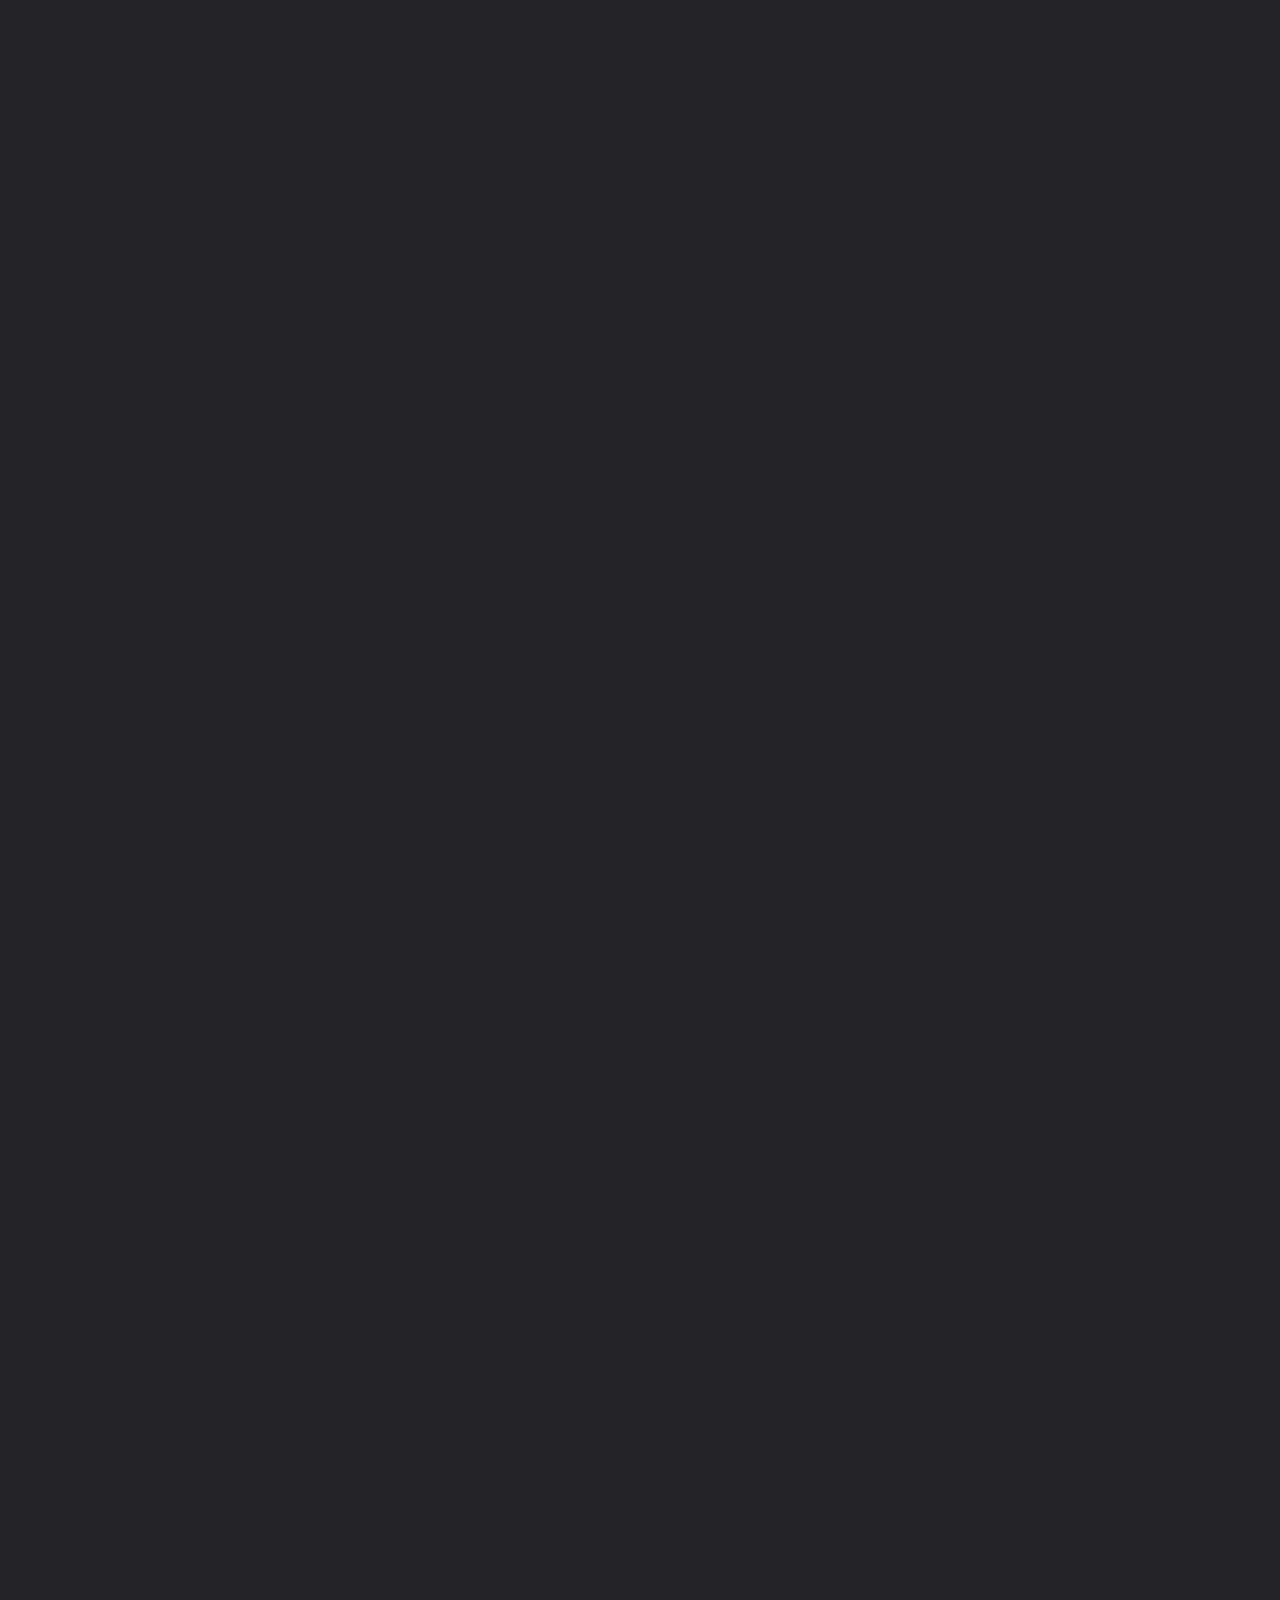
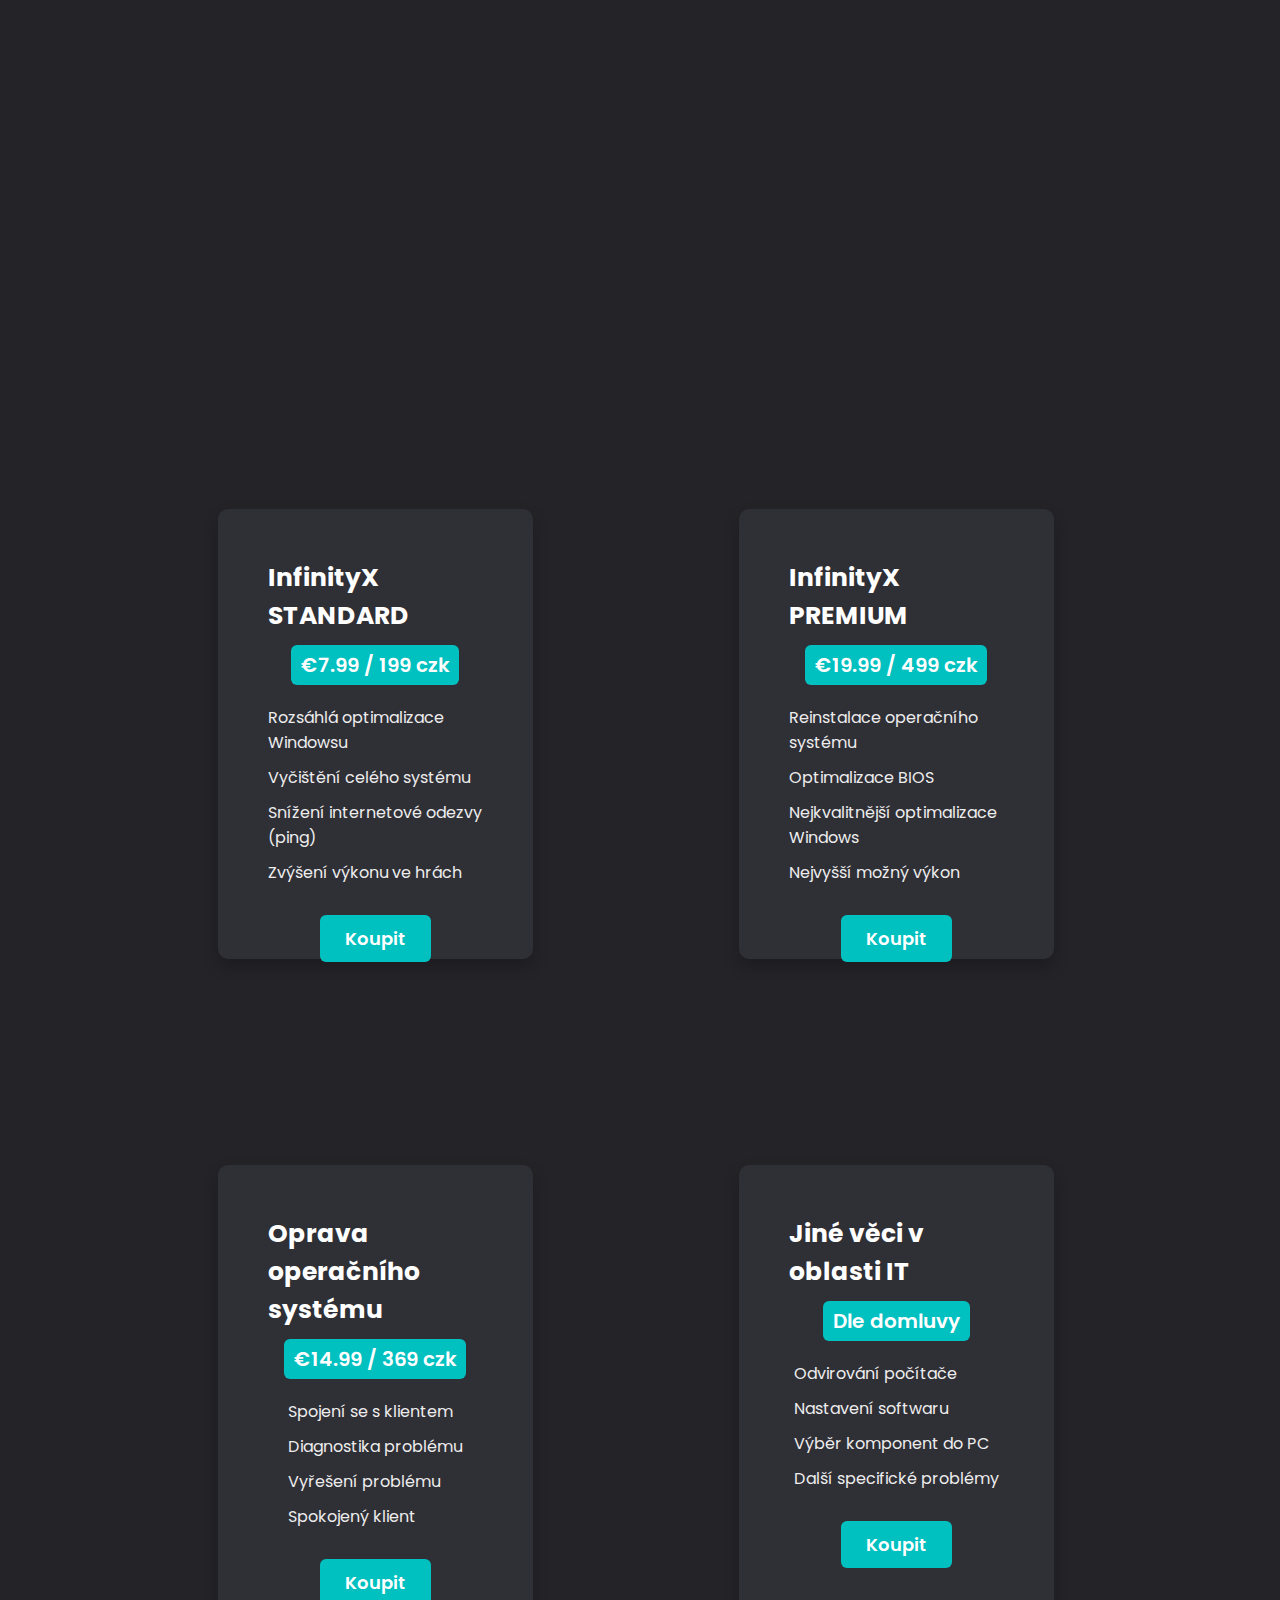
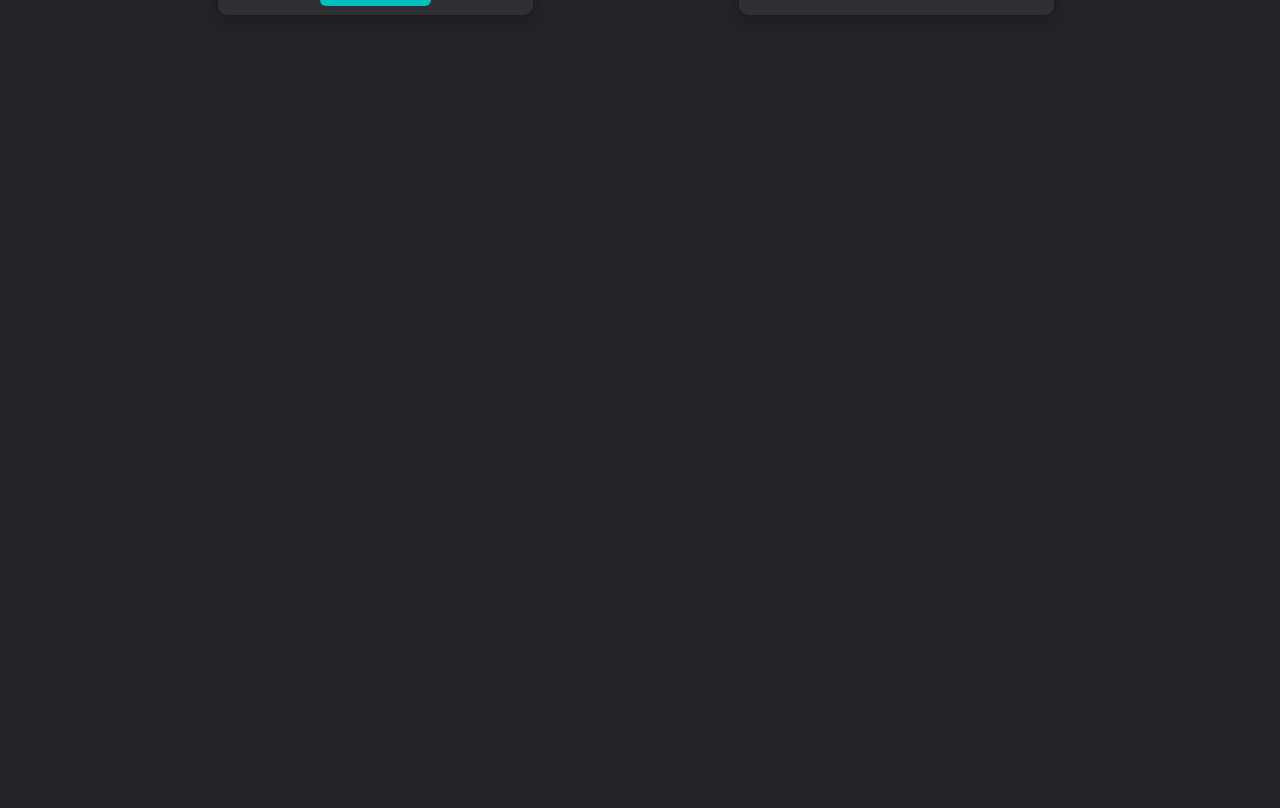
<file: index.html>
<!DOCTYPE html>
<html lang="en">

<head>
    <meta charset="UTF-8">
    <meta http-equiv="X-UA-Compatible" content="IE=edge">
    <meta name="viewport" content="width=device-width, initial-scale=1.0">
    <title>InfinityX</title>

    <link rel="stylesheet" href="css/style.css">

    <!-- box icons -->
    <link href='https://unpkg.com/boxicons@2.1.4/css/boxicons.min.css' rel='stylesheet'>
</head>

<body>

    <!-- header design -->
    <header class="header">
        <a href="#" class="logo">InfinityX<span class="animate" style="--i:1;"></span></a>

        <div class="bx bx-menu" id="menu-icon"><span class="animate" style="--i:2;"></span></div>

        <nav class="navbar">
            <a href="#home" class="active">Domů</a>
            <a href="#about">O programu</a>
            <a href="#price-list">Ceník</a>
            <a href="#skills">Porovnání</a>
            <a href="FAQ.html">FAQ</a>
            <a href="Register.html">Přihlásit se</a>

            <span class="active-nav"></span>
            <span class="animate" style="--i:2;"></span>
        </nav>
    </header>

    <!-- home section design -->
    <section class="home show-animate" id="home">
        <div class="home-content">
            <h1><span>InfinityX</span><span class="animate" style="--i:2;"></span></h1>
            <div class="text-animate">
                <h3>PC Optimalizace</h3>
                <span class="animate" style="--i:3;"></span>
            </div>
            <p>Inovativní program pro optimalizaci a vylepšení výkonu počítače. Získávejte maximální výkon a stabilitu svého systému díky intuitivnímu uživatelskému rozhraní a rozsáhlým funkcím. Ideální pro hráče i běžné uživatele. 
            Získejte neomezenou podporu a aktualizace za příznivou cenu. Vylepšete svůj počítač s InfinityX a dosáhněte optimálního výkonu a zážitku
                <span class="animate" style="--i:4;"></span>
            </p>

            <div class="btn-box">
                <a href="#about" class="btn">Více info</a>
                <a href="#price-list" class="btn">Ceník</a>
                <span class="animate" style="--i:5;"></span>
            </div>
        </div>

        <div class="home-sci">
            <a href="https://discord.com/invite/Y6eCUpKcmX"target="_blank"><i class='bx bxl-discord'></i></a>
            <a href="https://twitter.com/crazikkw"target="_blank"><i class='bx bxl-twitter'></i></a>
            <a href="https://www.instagram.com/crazikk/"target="_blank"><i class='bx bxl-instagram'></i></a>
            <span class="animate" style="--i:6;"></span>
        </div>

        <div class="home-imgHover"></div>
        <span class="animate home-img" style="--i:7;"></span>
    </section>
    
 

    <!-- about section design -->
    <section class="about" id="about">
        <h2 class="heading">O <span>Programu</span><span class="animate scroll" style="--i:1;"></span></h2>

        <div class="about-img">
            <img src="images/about.png" alt="">
            <span class="circle-spin"></span>
            <span class="animate scroll" style="--i:2;"></span>
        </div>

        <div class="about-content">
            <h3>InfinityX<span class="animate scroll" style="--i:3;"></span></h3>
            <p>InfinityX je inovativní program pro optimalizaci a vylepšení výkonu počítače, nabízející jednoduché uživatelské rozhraní a širokou škálu funkcí. Za příznivou cenu získáte nástroj pro zlepšení výkonu vašeho počítače
                <span class="animate scroll" style="--i:4;"></span>
            </p>

            <div class="btn-box btns">
                <a href="#price-list" class="btn">Chci InfinityX</a>
                <span class="animate scroll" style="--i:5;"></span>
            </div>
        </div>
    </section>

    <section class="price-list" id="price-list">
        <h2 class="heading">Můj <span>ceník</span><span class="animate scroll" style="--i:1;"></span></h2>
      
        <div class="price-row">
          <div class="price-column">
            <div class="price-card">
              <div class="price-content">
                <h3 class="title">InfinityX STANDARD</h3>
                <div class="price">€7.99 / 199 czk</div>
                <ul class="features">
                  <li>Rozsáhlá optimalizace Windowsu</li>
                  <li>Vyčištění celého systému</li>
                  <li>Snížení internetové odezvy (ping)</li>
                  <li>Zvýšení výkonu ve hrách</li>
                </ul>
                <a href="Standard.html" class="btn buy-now">Koupit</a>
              </div>
            </div>
          </div>

          <div class="price-column">
            <div class="price-card">
              <div class="price-content">
                <h3 class="title">InfinityX PREMIUM</h3>
                <div class="price">€19.99 / 499 czk</div>
                <ul class="features">
                  <li>Reinstalace operačního systému</li>
                  <li>Optimalizace BIOS</li>
                  <li>Nejkvalitnější optimalizace Windows</li>
                  <li>Nejvyšší možný výkon</li>
                </ul>
                <a href="#" class="btn buy-now">Koupit</a>
              </div>
            </div>
          </div>
        </div>

        <div class="price-row">
            <div class="price-column">
              <div class="price-card">
                <div class="price-content">
                  <h3 class="title">Oprava operačního systému</h3>
                  <div class="price">€14.99 / 369 czk</div>
                  <ul class="features">
                    <li>Spojení se s klientem</li>
                    <li>Diagnostika problému</li>
                    <li>Vyřešení problému</li>
                    <li>Spokojený klient</li>
                  </ul>
                  <a href="#" class="btn buy-now">Koupit</a>
                </div>
              </div>
            </div>
  
            <div class="price-column">
              <div class="price-card">
                <div class="price-content">
                  <h3 class="title">Jiné věci v oblasti IT</h3>
                  <div class="price">Dle domluvy</div>
                  <ul class="features">
                    <li>Odvirování počítače</li>
                    <li>Nastavení softwaru</li>
                    <li>Výběr komponent do PC</li>
                    <li>Další specifické problémy</li>
                  </ul>
                  <a href="#" class="btn buy-now">Koupit</a>
                </div>
              </div>
            </div>
          </div>
      </section>
      
   

      
      
      
      
      
      
    

      
   
    
    <!-- skills section design -->
    <section class="skills" id="skills">
        <h2 class="heading">Srovnání <span>výkonu</span><span class="animate scroll" style="--i:1;"></span></h2>

        <div class="skills-row">
            <div class="skills-column">
                <h3 class="title">Bez InfinityX<span class="animate scroll" style="--i:2;"></span></h3>

                <div class="skills-box">
                    <div class="skills-content">
                        <div class="progress">
                            <h3>Snímky za vteřinu (FPS) <span>120FPS</span></h3>
                            <div class="bar"><span></span></div>
                        </div>

                        <div class="progress">
                            <h3>Odezva <span>20ms</span></h3>
                            <div class="bar"><span></span></div>
                        </div>

                        <div class="progress">
                            <h3>Odezva - ping <span>35ms</span></h3>
                            <div class="bar"><span></span></div>
                        </div>

                        <div class="progress">
                            <h3>Plynulost hry <span>25%</span></h3>
                            <div class="bar"><span></span></div>
                        </div>
                    </div>

                    <span class="animate scroll" style="--i:3;"></span>
                </div>
            </div>

            <div class="skills-column">
                <h3 class="title">S InfinityX<span class="animate scroll" style="--i:5;"></span></h3>

                <div class="skills-box">
                    <div class="skills-content">
                        <div class="progress">
                            <h3>Snímky za vteřinu (FPS) <span>240+ FPS</span></h3>
                            <div class="bar"><span></span></div>
                        </div>

                        <div class="progress">
                            <h3>Odezva <span>4ms</span></h3>
                            <div class="bar"><span></span></div>
                        </div>

                        <div class="progress">
                            <h3>Odezva - ping <span>20ms</span></h3>
                            <div class="bar"><span></span></div>
                        </div>

                        <div class="progress">
                            <h3>Plynulost hry <span>100%</span></h3>
                            <div class="bar"><span></span></div>
                        </div>
                    </div>

                    <span class="animate scroll" style="--i:6;"></span>
                </div>
            </div>
        </div>
    </section>

   
  
    <!-- contact section design -->
    <!--<section class="contact" id="contact">
        <h2 class="heading">Contact <span>Me!</span><span class="animate scroll" style="--i:1;"></span></h2>

        <form action="#">
            <div class="input-box">
                <div class="input-field">
                    <input type="text" placeholder="Full Name" required>
                    <span class="focus"></span>
                </div>
                <div class="input-field">
                    <input type="text" placeholder="Email Address" required>
                    <span class="focus"></span>
                </div>

                <span class="animate scroll" style="--i:3;"></span>
            </div>

            <div class="input-box">
                <div class="input-field">
                    <input type="number" placeholder="Mobile Number" required>
                    <span class="focus"></span>
                </div>
                <div class="input-field">
                    <input type="text" placeholder="Email Subject" required>
                    <span class="focus"></span>
                </div>

                <span class="animate scroll" style="--i:5;"></span>
            </div>

            <div class="textarea-field">
                <textarea name="" id="" cols="30" rows="10" placeholder="Your Message" required></textarea>
                <span class="focus"></span>

                <span class="animate scroll" style="--i:7;"></span>
            </div>

            <div class="btn-box btns">
                <button type="submit" class="btn">Submit</button>

                <span class="animate scroll" style="--i:9;"></span>
            </div>
        </form>
    </section> -->

   



    <!-- footer design -->
    <footer class="footer">
        <div class="footer-text">
            <p>Copyright &copy; 2023 InfinityX | Všechna práva vyhrazena.</p>

            <span class="animate scroll" style="--i:1;"></span>
        </div>

        <div class="footer-iconTop">
            <a href="#"><i class='bx bx-up-arrow-alt'></i></a>

            <span class="animate scroll" style="--i:3;"></span>
        </div>
    </footer>


    <script src="js/script.js"></script>
</body>

</html>
</file>
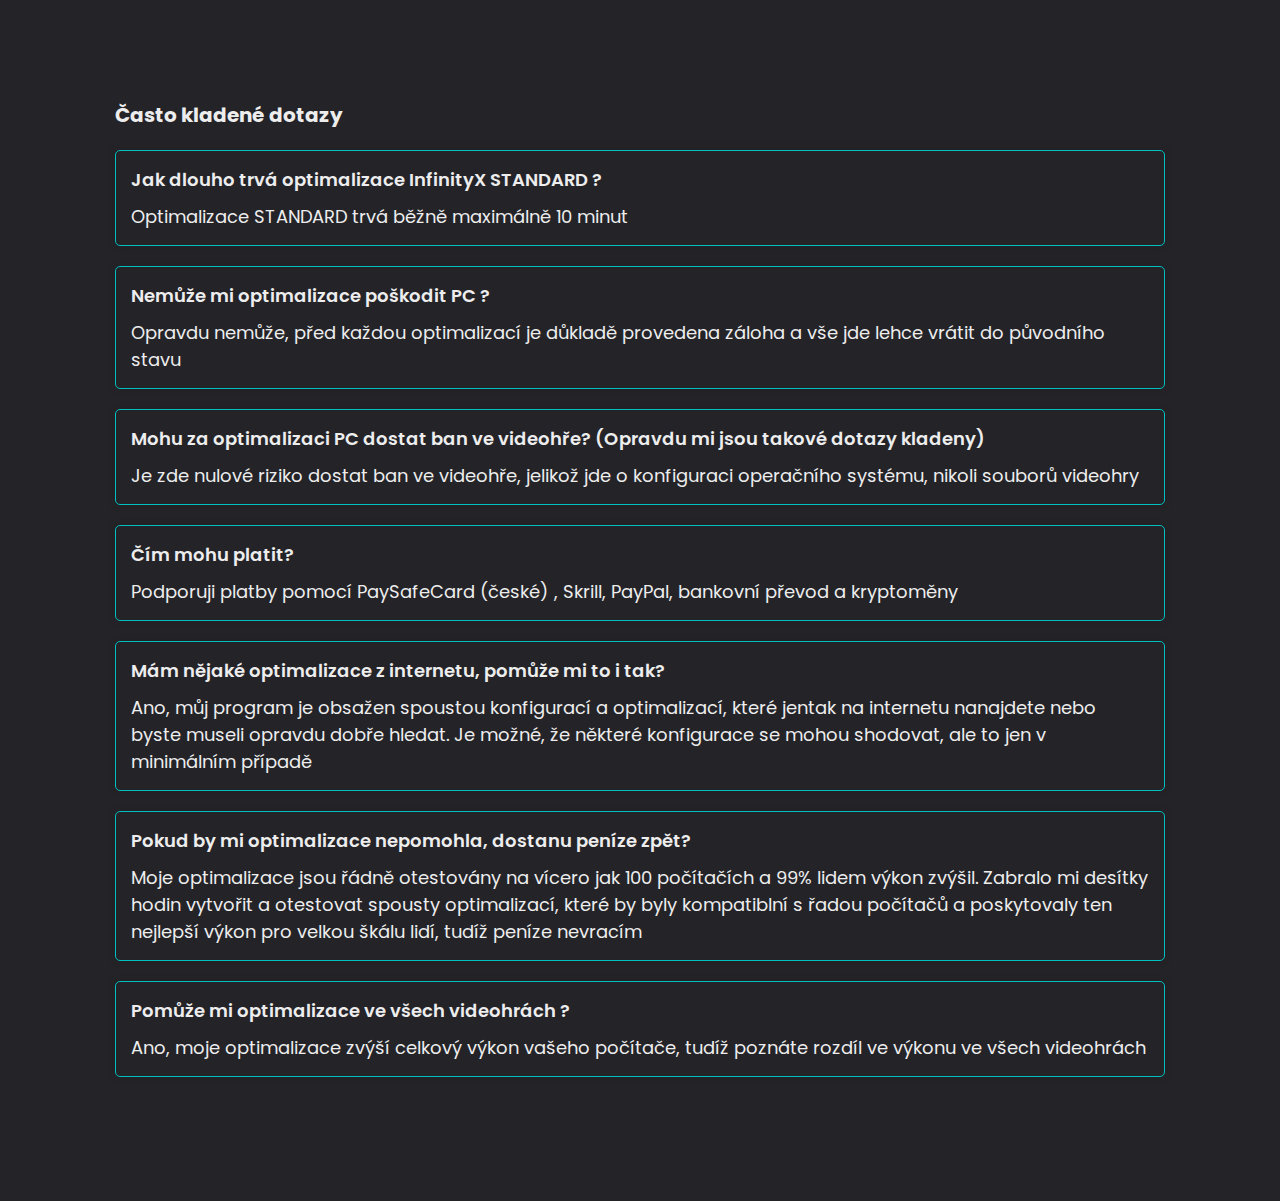
<file: FAQ.html>
<!DOCTYPE html>
<html lang="en">

    <head>
        <meta charset="UTF-8">
        <meta http-equiv="X-UA-Compatible" content="IE=edge">
        <meta name="viewport" content="width=device-width, initial-scale=1.0">
        <title>InfinityX - FAQ</title>
    
        <link rel="stylesheet" href="css/style.css">
    
        <!-- box icons -->
        <link href='https://unpkg.com/boxicons@2.1.4/css/boxicons.min.css' rel='stylesheet'>
    </head>
<body>
    <!-- header design -->
    <header class="header">
        <a href="index.html" class="logo">InfinityX<span class="animate" style="--i:1;"></span></a>

        <div class="bx bx-menu" id="menu-icon"><span class="animate" style="--i:2;"></span></div>

        <nav class="navbar">
            <a href="index.html">Domů</a>
            <a href="index.html#about">O programu</a>
            <a href="index.html#price-list">Ceník</a>
            <a href="index.html#skills">Porovnání</a>
            <a href="#faq" class="active">FAQ</a>
            <a href="Register.html">Přihlásit se</a>

            <span class="active-nav"></span>
            <span class="animate" style="--i:2;"></span>
        </nav>
    </header>
    <section>
        <h1 class="faqtext">Často kladené dotazy</h1>

        <div class="faq-item">
            <h3>Jak dlouho trvá optimalizace InfinityX STANDARD ?</h3>
            <p>Optimalizace STANDARD trvá běžně maximálně 10 minut</p>
        </div>

        <div class="faq-item">
            <h3>Nemůže mi optimalizace poškodit PC ?</h3>
            <p>Opravdu nemůže, před každou optimalizací je důkladě provedena záloha a vše jde lehce vrátit do původního stavu</p>
        </div>

        <div class="faq-item">
            <h3>Mohu za optimalizaci PC dostat ban ve videohře? (Opravdu mi jsou takové dotazy kladeny)</h3>
            <p>Je zde nulové riziko dostat ban ve videohře, jelikož jde o konfiguraci operačního systému, nikoli souborů videohry</p>
        </div>
        <div class="faq-item">
            <h3>Čím mohu platit?</h3>
            <p>Podporuji platby pomocí PaySafeCard (české) , Skrill, PayPal, bankovní převod a kryptoměny</p>
        </div>
        <div class="faq-item">
            <h3>Mám nějaké optimalizace z internetu, pomůže mi to i tak?</h3>
            <p>Ano, můj program je obsažen spoustou konfigurací a optimalizací, které jentak na internetu nanajdete nebo byste museli opravdu dobře hledat. Je možné, že některé konfigurace se mohou shodovat, ale to jen v minimálním případě</p>
        </div>
        <div class="faq-item">
            <h3>Pokud by mi optimalizace nepomohla, dostanu peníze zpět?</h3>
            <p>Moje optimalizace jsou řádně otestovány na vícero jak 100 počítačích a 99% lidem výkon zvýšil. Zabralo mi desítky hodin vytvořit a otestovat spousty optimalizací, které by byly kompatiblní s řadou počítačů a poskytovaly ten nejlepší výkon pro velkou škálu lidí, tudíž peníze nevracím</p>
        </div>
        <div class="faq-item">
            <h3>Pomůže mi optimalizace ve všech videohrách ?</h3>
            <p>Ano, moje optimalizace zvýší celkový výkon vašeho počítače, tudíž poznáte rozdíl ve výkonu ve všech videohrách</p>
        </div>
        
    </section>








    
<!-- footer design -->
<footer class="footer">
    <div class="footer-text">
        <p>Copyright &copy; 2023 InfinityX | Všechna práva vyhrazena.</p>

        <span class="animate scroll" style="--i:1;"></span>
    </div>

    <div class="footer-iconTop">
        <a href="#"><i class='bx bx-up-arrow-alt'></i></a>

        <span class="animate scroll" style="--i:3;"></span>
    </div>
</footer>

<script src="js/scriptFAQ.js"></script>

</body>
</html>
</file>
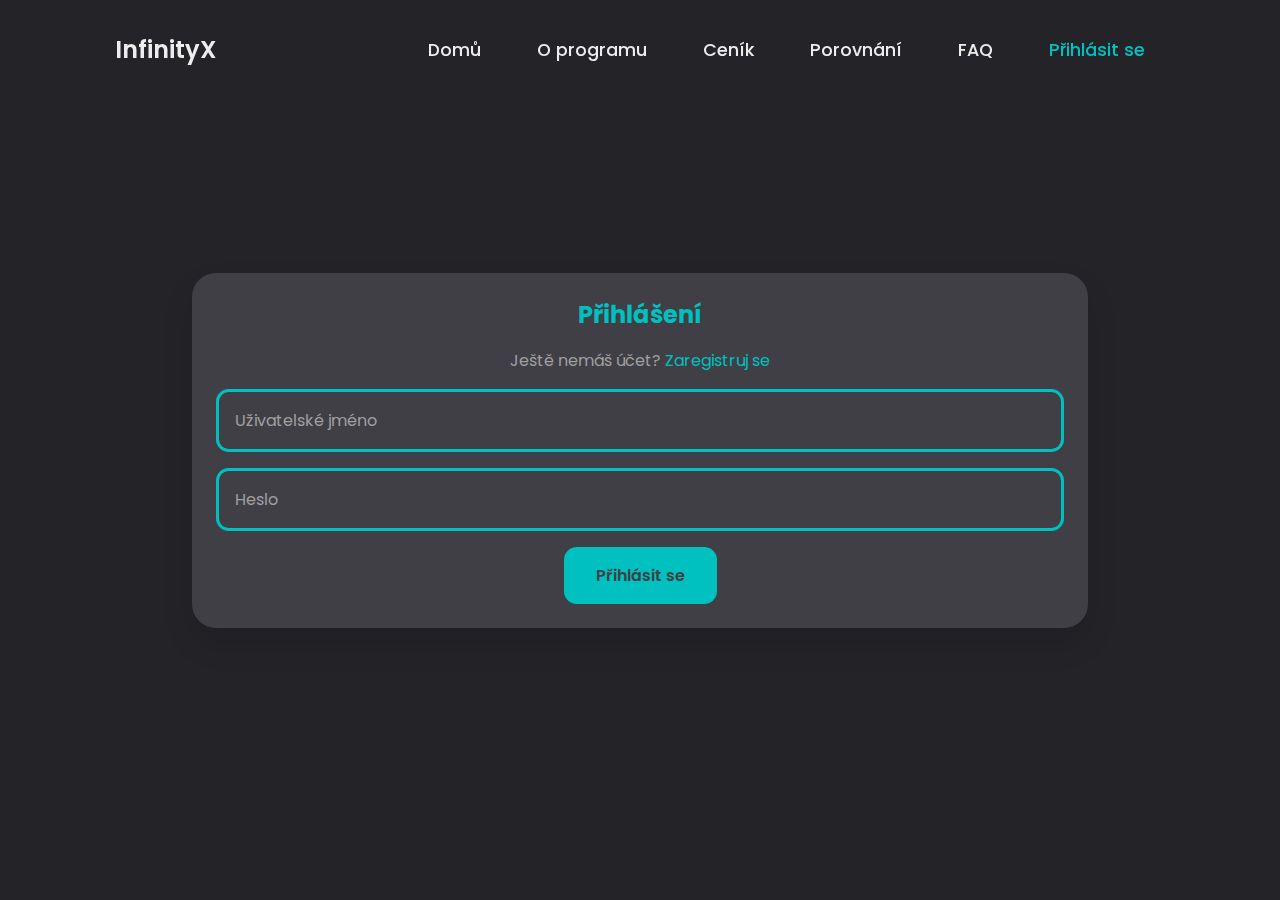
<file: Register.html>
<!DOCTYPE html>
<html lang="en">
<head>
    <meta charset="UTF-8">
    <meta name="viewport" content="width=device-width, initial-scale=1.0">
    <link rel="stylesheet" href="css/styles.css">
    <title>Přihlášení</title>
    <!-- box icons -->
    <link href='https://unpkg.com/boxicons@2.1.4/css/boxicons.min.css' rel='stylesheet'>
</head>
    <!-- header design -->
    <header class="header">
        <a href="index.html" class="logo">InfinityX<span class="animate" style="--i:1;"></span></a>

        <div class="bx bx-menu" id="menu-icon"><span class="animate" style="--i:2;"></span></div>

        <nav class="navbar">
            <a href="index.html" >Domů</a>
            <a href="index.html#about">O programu</a>
            <a href="index.html#price-list">Ceník</a>
            <a href="index.html#skills">Porovnání</a>
            <a href="FAQ.html">FAQ</a>
            <a href="#price-list"class="active">Přihlásit se</a>

            <span class="active-nav"></span>
            <span class="animate" style="--i:2;"></span>
        </nav>
    </header>
<body>
    <div class="container">
        <div class="form-container login-form activ">
            <h2>Přihlášení</h2>
            <p class="switch-link">Ještě nemáš účet? <a href="#" id="switch-to-register">Zaregistruj se</a></p>
            <form id="login-form">
                <div class="input-box">
                    <input type="text" id="login-username" placeholder="Uživatelské jméno" required>
                </div>
                <div class="input-box">
                    <input type="password" id="login-password" placeholder="Heslo" required>
                </div>
                <button type="submit">Přihlásit se</button>
            </form>
        </div>
        <div class="form-container register-form">
            <h2>Registrace</h2>
            <p class="switch-link">Už máš účet? <a href="#" id="switch-to-login">Přihlaš se</a></p>
            <form id="register-form">
                <div class="input-box">
                    <input type="text" id="register-username" placeholder="Uživatelské jméno" required>
                </div>
                <div class="input-box">
                    <input type="email" id="register-email" placeholder="Email" required>
                </div>
                <div class="input-box">
                    <input type="password" id="register-password" placeholder="Heslo" required>
                </div>
                <div class="input-box">
                    <input type="checkbox" id="agree-to-terms" required>
                    <label for="agree-to-terms">Souhlasím s <a href="terms.html" target="_blank">podmínkami</a> a <a href="terms.html" target="_blank">zásadami ochrany osobních údajů</a></label>
                </div>
                <button type="submit">Registrovat se</button>
            </form>
        </div>
        




    <script src="js/scriptLOGIN.js"></script>
</body>
</html>
</file>
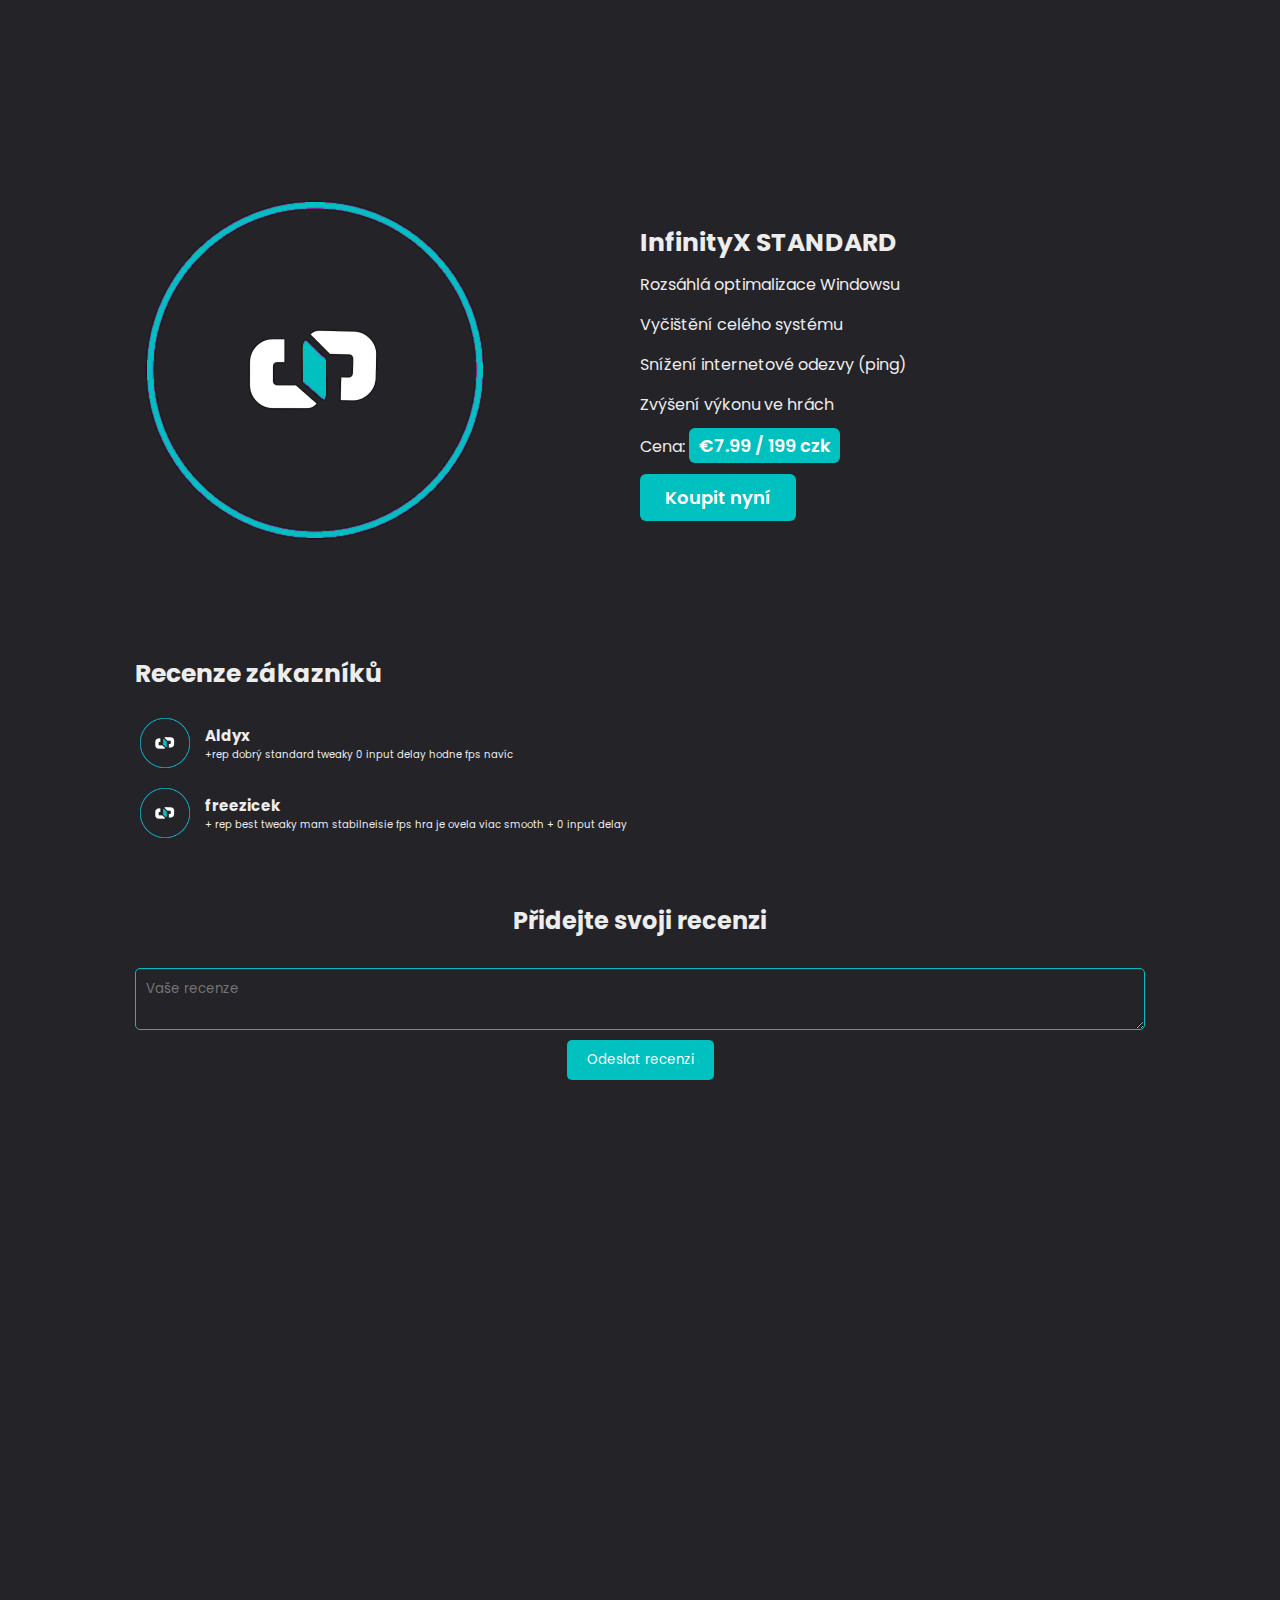
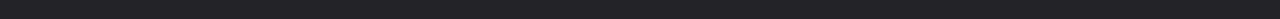
<file: Standard.html>
<!DOCTYPE html>
<html lang="en">
<head>
    <meta charset="UTF-8">
    <meta http-equiv="X-UA-Compatible" content="IE=edge">
    <meta name="viewport" content="width=device-width, initial-scale=1.0">
    <title>Your Product Page</title>
    <link rel="stylesheet" href="css/test.css">
    <!-- box icons -->
    <link href="https://unpkg.com/boxicons@2.1.4/css/boxicons.min.css" rel="stylesheet">
</head>
<body>
    <!-- header design -->
    <header class="header">
        <a href="index.html" class="logo">InfinityX<span class="animate" style="--i:1;"></span></a>
        <div class="bx bx-menu" id="menu-icon"><span class="animate" style="--i:2;"></span></div>
        <nav class="navbar">
            <a href="index.html" class="active">Domů</a>
            <a href="index.html#about">O programu</a>
            <a href="index.html#price-list">Ceník</a>
            <a href="index.html#skills">Porovnání</a>
            <a href="FAQ.html">FAQ</a>
            <a href="Register.html">Přihlásit se</a>
            <span class="active-nav"></span>
            <span class="animate" style="--i:2;"></span>
        </nav>
    </header>

  <section class="product">
    <div class="product-image">
        <img src="images/about.png" alt="Produktový obrázek">
    </div>
    <div class="product-info">
        <h2>InfinityX STANDARD</h2>
        <p>Rozsáhlá optimalizace Windowsu</p>
        <p>Vyčištění celého systému</p>
        <p>Snížení internetové odezvy (ping)</p>
        <p>Zvýšení výkonu ve hrách</p>
        <p>Cena: <span class="price">€7.99 / 199 czk</span></p>
        <button class="buy-now-btn">Koupit nyní</button>
    </div>
</section>

<section class="reviews">
    <h3>Recenze zákazníků</h3>
    <div class="review">
        <img src="images/about.png" alt="Customer 1">
        <div class="review-text">
            <h4>Aldyx</h4>
            <p>+rep dobrý standard tweaky 0 input delay hodne fps navíc</p>
        </div>
    </div>
    <div class="review">
        <img src="images/about.png" alt="Customer 2">
        <div class="review-text">
            <h4>freezicek</h4>
            <p>+ rep best tweaky mam stabilneisie fps  hra je ovela viac smooth + 0 input delay</p>
        </div>
    </div>
    <div class="add-review">
        <h3>Přidejte svoji recenzi</h3>
        <div class="review-form">
            <textarea placeholder="Vaše recenze"></textarea>
            <button class="btn">Odeslat recenzi</button>
        </div>
    </div>
</section>


    

    <!-- Footer design -->
    <footer class="footer">
        <div class="footer-text">
            <p>Copyright &copy; 2023 InfinityX | Všechna práva vyhrazena.</p>
            <span class="animate scroll" style="--i:1;"></span>
        </div>
        <div class="footer-iconTop">
            <a href="#"><i class='bx bx-up-arrow-alt'></i></a>
            <span class="animate scroll" style="--i:3;"></span>
        </div>
    </footer>

    <script src="js/script.js"></script>
</body>
</html>
</file>
<file: css/style.css>
@import url('https://fonts.googleapis.com/css2?family=Poppins:wght@300;400;500;600;700;800;900&display=swap');

* {
    margin: 0;
    padding: 0;
    box-sizing: border-box;
    text-decoration: none;
    border: none;
    outline: none;
    scroll-behavior: smooth;
    font-family: 'Poppins', sans-serif;
}

:root {
    --bg-color: #232328;
    --second-bg-color: #232328;
    --text-color: #ededed;
    --main-color: rgb(0,192,192);
}

html {
    font-size: 62.5%;
    overflow-x: hidden;
}

body {
    background: #232328;
    color: var(--text-color);
}

.header {
    position: fixed;
    top: 0;
    left: 0;
    width: 100%;
    padding: 2rem 9%;
    background: transparent;
    display: flex;
    justify-content: space-between;
    align-items: center;
    z-index: 100;
    transition: .3s;
}

.header.sticky {
    background: #232328;
}

.logo {
    position: relative;
    font-size: 2.5rem;
    color: var(--text-color);
    font-weight: 600;
}

.navbar {
    position: relative;
}

.navbar a {
    font-size: 1.7rem;
    color: var(--text-color);
    font-weight: 500;
    margin-left: 3.5rem;
    transition: .3s;
}

.navbar a:hover,
.navbar a.active {
    color: var(--main-color);
}

#menu-icon {
    position: relative;
    font-size: 3.6rem;
    color: var(--text-color);
    cursor: pointer;
    display: none;
}

section {
    min-height: 100vh;
    padding: 10rem 9% 2rem;
}

.home {
    display: flex;
    align-items: center;
    padding: 0 9%;
    background-image: url('../images/background.png');
    background-size: cover;
    background-position: center;
    height: 100vh; 
}

.home-content {
    max-width: 60rem;
    z-index: 99;
}

.home-content h1 {
    position: relative;
    display: inline-block;
    font-size: 5.6rem;
    font-weight: 700;
    line-height: 1.3;
}

.home-content h1 span {
    color: var(--text-color);
}

.home-content .text-animate {
    position: relative;
    width: 32.8rem;
}

.home-content .text-animate h3 {
    font-size: 3.2rem;
    font-weight: 700;
    color: transparent;
    -webkit-text-stroke: .7px var(--main-color);
    background-image: linear-gradient(var(--main-color), var(--main-color));
    background-repeat: no-repeat;
    -webkit-background-clip: text;
    background-position: -33rem 0;
}

.home.show-animate .home-content .text-animate h3 {
    animation: homeBgText 6s linear infinite;
    animation-delay: 2s;
}

.home-content .text-animate h3::before {
    content: '';
    position: absolute;
    top: 0;
    left: 0;
    width: 0;
    height: 100%;
    border-right: 2px solid var(--main-color);
    z-index: -1;
}

.home.show-animate .home-content .text-animate h3::before {
    animation: homeCursorText 6s linear infinite;
    animation-delay: 2s;
}

.home-content p {
    position: relative;
    font-size: 1.6rem;
    margin: 2rem 0 4rem;
}

.faq-item {
    margin: 2rem 0;
    border: 1px solid var(--main-color);
    padding: 1.5rem;
    border-radius: 5px;
    background-color: var(--second-bg-color);
    box-shadow: 0 0 10px rgba(0, 0, 0, 0.1);
}

.faq-item h3 {
    font-size: 1.8rem;
    font-weight: 600;
    color: var(--text-color);
    margin-bottom: 1rem;
}

.faq-item p {
    font-size: 1.8rem;
    color: var(--text-color);
}

/* Přidat styl pro hover efekt na otázky */
.faq-item:hover {
    background-color: var(--main-color);
    color: #fff;
    transition: background-color 0.3s, color 0.3s;
}

/* Upravit vzhled aktivní otázky */
.faq-item.active {
    background-color: var(--main-color);
    color: #fff;
}

.btn-box {
    position: relative;
    display: flex;
    justify-content: space-between;
    width: 34.5rem;
    height: 5rem;
}

.btn-box .btn {
    position: relative;
    display: inline-flex;
    justify-content: center;
    align-items: center;
    width: 15rem;
    height: 100%;
    background: var(--main-color);
    border: .2rem solid var(--main-color);
    border-radius: .8rem;
    font-size: 1.8rem;
    font-weight: 600;
    letter-spacing: .1rem;
    color: #232328;
    z-index: 1;
    overflow: hidden;
    transition: .5s;
}

.btn-box .btn:hover {
    color: var(--main-color);
}

.btn-box .btn:nth-child(2) {
    background: transparent;
    color: var(--main-color);
}

.btn-box .btn:nth-child(2):hover {
    color: #232328;
}

.btn-box .btn:nth-child(2)::before {
    background: var(--main-color);
}

.btn-box .btn::before {
    content: '';
    position: absolute;
    top: 0;
    left: 0;
    width: 0;
    height: 100%;
    background: #232328;
    z-index: -1;
    transition: .5s;
}

.btn-box .btn:hover::before {
    width: 100%;
}

.home-sci {
    position: absolute;
    bottom: 4rem;
    width: 170px;
    display: flex;
    justify-content: space-between;
}

.home-sci a {
    position: relative;
    display: inline-flex;
    justify-content: center;
    align-items: center;
    width: 40px;
    height: 40px;
    background: transparent;
    border: .2rem solid var(--main-color);
    border-radius: 50%;
    font-size: 20px;
    color: var(--main-color);
    z-index: 1;
    overflow: hidden;
    transition: .5s;
}

.home-sci a:hover {
    color: #232328;
}

.home-sci a::before {
    content: '';
    position: absolute;
    top: 0;
    left: 0;
    width: 0;
    height: 100%;
    background: var(--main-color);
    z-index: -1;
    transition: .5s;
}

.home-sci a:hover::before {
    width: 100%;
}

.home-imgHover {
    position: absolute;
    top: 0;
    right: 0;
    width: 45%;
    height: 100%;
    background: transparent;
    transition: 3s;
}

.home-imgHover:hover {
    background: #232328;
    opacity: .8;
}

.about {
    display: flex;
    justify-content: center;
    align-items: center;
    flex-direction: column;
    gap: 2rem;
    background: var(--second-bg-color);
    padding-bottom: 6rem;
}

.heading {
    position: relative;
    font-size: 5rem;
    margin-bottom: 3rem;
    text-align: center;
}
.faqtext h2 {
    font-size: 24px;
}   

span {
    color: var(--main-color);
}

.about-img {
    position: relative;
    width: 25rem;
    height: 25rem;
    border-radius: 50%;
    display: flex;
    justify-content: center;
    align-items: center;
}

.about-img img {
    width: 90%;
    border-radius: 50%;
    border: .2rem solid var(--main-color);
}

.about-img .circle-spin {
    position: absolute;
    top: 50%;
    left: 50%;
    transform: translate(-50%, -50%) rotate(0);
    width: 98%;
    height: 98%;
    border-radius: 50%;
    border-top: .2rem solid var(--second-bg-color);
    border-bottom: .2rem solid var(--second-bg-color);
    border-left: .2rem solid var(--main-color);
    border-right: .2rem solid var(--main-color);
    animation: aboutSpinner 8s linear infinite;
}

.about-content {
    text-align: center;
}

.about-content h3 {
    position: relative;
    display: inline-block;
    font-size: 2.6rem;
}

.about-content p {
    position: relative;
    font-size: 1.6rem;
    margin: 2rem 0 3rem;
}

.btn-box.btns {
    display: inline-block;
    width: 15rem;
}

.btn-box.btns a::before {
    background: var(--second-bg-color);
}

/* Základní styly pro price-card */
.price-card {
    display: flex;
    justify-content: space-between;
    background: #2f2f36;
    border-radius: 1rem;
    padding: 5rem;
    box-shadow: 0 0.8rem 1.6rem rgba(0, 0, 0, 0.2);
    transition: 0.3s;
    width: 30%;
    height: 45rem;
    margin: 9.8%;
    float: left;
}

.price-card:hover {
    transform: translateY(0);
    box-shadow: 0 0.8rem 1.6rem rgba(0, 0, 0, 0.2);
    color: black;
}

.price-content {
    display: flex;
    flex-direction: column;
    align-items: center;
    width: 100%;
}

.price-card .price-content .features li {
    color: var(--text-color);
}

.price-content .title {
    font-size: 2.5rem;
    margin-bottom: 1rem;
    color: #fff;
}

.price {
    font-size: 2rem;
    font-weight: 600;
    margin-bottom: 2rem;
    color: #fff;
    background: var(--main-color);
    padding: 0.5rem 1rem;
    border-radius: 0.6rem;
}

.features {
    list-style: none;
    margin-bottom: 2rem;
    padding: 0;
}

.features li {
    font-size: 1.6rem;
    margin-bottom: 1rem;
    color: #fff;
}

.btn.buy-now {
    display: inline-block;
    padding: 1rem 2.5rem;
    background: var(--main-color);
    color: #fff;
    font-size: 1.8rem;
    font-weight: 600;
    border: .2rem solid --main-color;
    border-radius: 0.6rem;
    transition: 0.5s;
    text-decoration: none;
}

.btn.buy-now:hover {
    background: #039c9c;
}

.btn.buy-now::before {
    content: '';
    position: absolute;
    top: 0;
    left: 0;
    width: 0;
    height: 100%;
    background: #005C64;
    z-index: -1;
    transition: 0.5s;
}

.btn.buy-now:hover::before {
    width: 100%;
    background: var(--main-color);
    border-radius: 1.6rem;
}

/* Responzivní styly pro price-card na menší obrazovky (např. Galaxy Fold) */
@media (max-width: 768px) {
    .price-card {
        width: 90%;
        margin: 5%;
    }

    .price-card .price-content {
        padding: 2rem;
    }

    .price-card .price-content .title {
        font-size: 2rem;
    }
}

/* Responzivní styly pro price-card na ještě menší obrazovky (např. iPhone 12 Pro) */
@media (max-width: 375px) {
    .price-card {
        width: 100%;
        margin: 2rem 0;
        height: auto;
        box-shadow: 0 0.3rem 0.6rem rgba(0, 0, 0, 0.2);
    }

    .price-card .price-content {
        padding: 1rem;
    }

    .price-card .price-content .title {
        font-size: 1.8rem;
    }

    .price {
        font-size: 1.5rem;
    }
}




  

/* ANIMATION RELOAD AND SCROLL */
.animate {
  position: absolute;
  top: 0;
  right: 0;
  width: 100%;
  height: 100%;
  background: var(--bg-color);
  z-index: 98;
}

.animate.scroll {
  transition: 1s ease;
  transition-delay: calc(.3s / var(--i));
  animation: none;
}

.price-list.show-animate .animate.scroll {
    transition: 1s ease;
  transition-delay: calc(.3s * var(--i));
  width: 0;
}

  
  
  
  
  
  




.education {
    display: flex;
    justify-content: center;
    align-items: center;
    flex-direction: column;
    min-height: auto;
    padding-bottom: 5rem;
}

.education .education-row {
    display: flex;
    flex-wrap: wrap;
    gap: 5rem;
}

.education-row .education-column {
    flex: 1 1 40rem;
}

.education-column .title {
    position: relative;
    display: inline-block;
    font-size: 2.5rem;
    margin: 0 0 1.5rem 2rem;
}

.education-column .education-box {
    position: relative;
    border-left: .2rem solid var(--main-color);
}

.education-box .education-content {
    position: relative;
    padding-left: 2rem;
}

.education-box .education-content::before {
    content: '';
    position: absolute;
    top: 0;
    left: -1.1rem;
    width: 2rem;
    height: 2rem;
    background: var(--main-color);
    border-radius: 50%;
}

.education-content .content {
    position: relative;
    padding: 1.5rem;
    border: .2rem solid var(--main-color);
    border-radius: .6rem;
    margin-bottom: 2rem;
    overflow: hidden;
}

.education-content .content::before {
    content: '';
    position: absolute;
    top: 0;
    left: 0;
    width: 0;
    height: 100%;
    background: var(--second-bg-color);
    z-index: -1;
    transition: .5s;
}

.education-content .content:hover::before {
    width: 100%;
}

.education-content .content .year {
    font-size: 1.5rem;
    color: var(--main-color);
    padding-bottom: .5rem;
}

.education-content .content .year i {
    padding-right: .5rem;
}

.education-content .content h3 {
    font-size: 2rem;
}

.education-content .content p {
    font-size: 1.6rem;
    padding-top: .5rem;
}

.skills {
    min-height :auto;
    padding-bottom: 7rem;
    background: var(--second-bg-color);
}
.Nadpis h2 {
    font-size: 20rem; 
}   

.skills h2 {
    display: inline-block;
    left: 50%;
    transform: translateX(-50%);
}

.skills .skills-row {
    display: flex;
    flex-wrap: wrap;
    gap: 5rem;
}

.skills-row .skills-column {
    flex: 1 1 40rem;
}

.skills-column .title {
    position: relative;
    display: inline-block;
    font-size: 2.5rem;
    margin: 0 0 1.5rem;
}

.skills-column .skills-box {
    position: relative;
}

.skills-box .skills-content {
    position: relative;
    border: .2rem solid var(--main-color);
    border-radius: .6rem;
    padding: .5rem 1.5rem;
    z-index: 1;
    overflow: hidden;
}

.skills-box .skills-content::before {
    content: '';
    position: absolute;
    top: 0;
    left: 0;
    width: 0;
    height: 100%;
    background: var(--bg-color);
    z-index: -1;
    transition: .5s;
}

.skills-box .skills-content:hover::before {
    width: 100%;
}

.skills-content .progress {
    padding: 1rem 0;
}

.skills-content .progress h3 {
    font-size: 1.7rem;
    display: flex;
    justify-content: space-between;
}

.skills-content .progress h3 span {
    color: var(--text-color);
}

.skills-content .progress .bar {
    height: 2.5rem;
    border-radius: .6rem;
    border: .2rem solid var(--main-color);
    padding: .5rem;
    margin: 1rem 0;
}

.skills-content .progress .bar span {
    display: block;
    height: 100%;
    border-radius: .3rem;
    background: var(--main-color);
}

.skills-column:nth-child(1) .skills-content .progress:nth-child(1) .bar span {
    width: 40%;
}

.skills-column:nth-child(1) .skills-content .progress:nth-child(2) .bar span {
    width: 85%;
}

.skills-column:nth-child(1) .skills-content .progress:nth-child(3) .bar span {
    width: 69%;
}

.skills-column:nth-child(1) .skills-content .progress:nth-child(4) .bar span {
    width: 25%;
}

.skills-column:nth-child(2) .skills-content .progress:nth-child(1) .bar span {
    width: 100%;
}

.skills-column:nth-child(2) .skills-content .progress:nth-child(2) .bar span {
    width: 17%;
}

.skills-column:nth-child(2) .skills-content .progress:nth-child(3) .bar span {
    width: 40%;
}

.skills-column:nth-child(2) .skills-content .progress:nth-child(4) .bar span {
    width: 100%;
}

.contact {
    min-height: auto;
    padding-bottom: 7rem;
}

.contact h2 {
    display: inline-block;
    left: 50%;
    transform: translateX(-50%);
}

.contact form {
    max-width: 70rem;
    margin: 0 auto;
    text-align: center;
}

.contact form .input-box {
    position: relative;
    display: flex;
    justify-content: space-between;
    flex-wrap: wrap;
}

.contact form .input-box .input-field {
    position: relative;
    width: 49%;
    margin: .8rem 0;
}

.contact form .input-box .input-field input,
.contact form .textarea-field textarea {
    width: 100%;
    height: 100%;
    padding: 1.5rem;
    font-size: 1.6rem;
    color: var(--text-color);
    background: transparent;
    border-radius: .6rem;
    border: .2rem solid var(--main-color);
}

.contact form .input-box .input-field input::placeholder,
.contact form .textarea-field textarea::placeholder {
    color: var(--text-color);
}

.contact form .focus {
    position: absolute;
    top: 0;
    left: 0;
    width: 0;
    height: 100%;
    background: var(--second-bg-color);
    border-radius: .6rem;
    z-index: -1;
    transition: .5s;
}

.contact form .input-box .input-field input:focus~.focus,
.contact form .input-box .input-field input:valid~.focus,
.contact form .textarea-field textarea:focus~.focus,
.contact form .textarea-field textarea:valid~.focus {
    width: 100%;
}

.contact form .textarea-field {
    position: relative;
    margin: .8rem 0 2.7rem;
    display: flex;
}

.contact form .textarea-field textarea {
    resize: none;
}

.contact form .btn-box.btns .btn {
    cursor: pointer;
}

.login {
    min-height: auto;
    padding-bottom: 7rem;
    text-align: center;
}

.login h2 {
    position: relative;
    font-size: 5rem;
    margin-bottom: 3rem;
    text-align: center;
    
    
    
}

.login form {
    max-width: 70rem;
    margin: 0 auto;
    text-align: center;
}

.login .input-box {
    position: relative;
    display: flex;
    flex-direction: column;
    align-items: center;
}

.login .input-box .input-field {
    width: 100%;
    margin-bottom: 1.5rem;
}

.login .input-box .input-field input {
    width: 100%;
    padding: 1.5rem;
    font-size: 1.6rem;
    color: var(--text-color);
    background: transparent;
    border-radius: .6rem;
    border: .2rem solid var(--main-color);
}

.login .input-box .input-field input::placeholder {
    color: var(--text-color);
}

.login .focus {
    position: absolute;
    bottom: 0;
    left: 50%;
    transform: translateX(-50%);
    width: 0;
    height: 2px;
    background: var(--second-bg-color);
    transition: width 0.3s;
}

.login .input-box .input-field input:focus ~ .focus {
    width: 100%;
}

.login .btn-box {
    margin-top: 2rem;
}






.footer {
    display: flex;
    justify-content: space-between;
    align-items: center;
    flex-wrap: wrap;
    padding: 2rem 9%;
    background: var(--second-bg-color);
}

.footer-text,
.footer-iconTop {
    position: relative;
}

.footer-text p {
    font-size: 1.6rem;
}

.footer-iconTop a {
    position: relative;
    display: inline-flex;
    justify-content: center;
    align-items: center;
    padding: .8rem;
    background: var(--main-color);
    border: .2rem solid var(--main-color);
    border-radius: .6rem;
    z-index: 1;
    overflow: hidden;
}

.footer-iconTop a::before {
    content: '';
    position: absolute;
    top: 0;
    left: 0;
    width: 0;
    height: 100%;
    background: var(--second-bg-color);
    z-index: -1;
    transition: .5s;
}

.footer-iconTop a:hover::before {
    width: 100%;
}

.footer-iconTop a i {
    font-size: 2.4rem;
    color: var(--bg-color);
    transition: .5s;
}

.footer-iconTop a:hover i {
    color: var(--main-color);
}

/* ANIMATION RELOAD AND SCROLL */
.animate {
    position: absolute;
    top: 0;
    right: 0;
    width: 100%;
    height: 100%;
    background: var(--bg-color);
    z-index: 98;
}

.animate.home-img {
    width: 50%;
}

.logo .animate,
.navbar .animate,
#menu-icon .animate,
.home.show-animate .animate {
    animation: showRight 1s ease forwards;
    animation-delay: calc(.3s * var(--i));
}

.animate.scroll {
    transition: 1s ease;
    transition-delay: calc(.3s / var(--i));
    animation: none;
}

section:nth-child(odd) .animate.scroll,
.footer .animate.scroll {
    background: var(--second-bg-color);
}

.education .education-box .animate.scroll {
    width: 105%;
}

.about.show-animate .animate.scroll,
.education.show-animate .animate.scroll,
.skills.show-animate .animate.scroll,
.contact.show-animate .animate.scroll,
.footer.show-animate .animate.scroll {
    transition-delay: calc(.3s * var(--i));
    width: 0;
}



/* BREAKPOINTS */
@media (max-width: 1200px) {
    html {
        font-size: 55%;
    }
}

@media (max-width: 991px) {
    .header {
        padding: 2rem 4%;
    }

    section {
        padding: 10rem 4% 2rem;
    }

    .home {
        padding: 0 4%;
    }

    .footer {
        padding: 2rem 4%;
    }
}

@media (max-width: 850px) {
    .animate.home-img {
        width: 55%;
    }
}

@media (max-width: 768px) {
    .header {
        background: var(--bg-color);
    }

    #menu-icon {
        display: block;
    }

    .navbar {
        position: absolute;
        top: 100%;
        left: -100%;
        width: 100%;
        padding: 1rem 4%;
        background: var(--main-color);
        box-shadow: 0 .5rem 1rem rgba(0, 0, 0, .2);
        z-index: 1;
        transition: .25s ease;
        transition-delay: .25s;
    }

    .navbar.active {
        left: 0;
        transition-delay: 0s;
    }

    .navbar .active-nav {
        position: absolute;
        top: 0;
        left: -100%;
        width: 100%;
        height: 100%;
        background: var(--bg-color);
        border-top: .1rem solid rgba(0, 0, 0, .2);
        z-index: -1;
        transition: .25s ease;
        transition-delay: 0s;
    }

    .navbar.active .active-nav {
        left: 0;
        transition-delay: .25s;
    }

    .navbar a {
        display: block;
        font-size: 2rem;
        margin: 3rem 0;
        transform: translateX(-20rem);
        transition: .25s ease;
        transition-delay: 0s;
    }

    .navbar.active a {
        transform: translateX(0);
        transition-delay: .25s;
    }

    .home-imgHover {
        pointer-events: none;
        background: var(--bg-color);
        opacity: .6;
    }
}

@media (max-width: 520px) {
    html {
        font-size: 50%;
    }

    .home-content h1 {
        display: flex;
        flex-direction: column;
    }

    .home-sci {
        width: 160px;
    }

    .home-sci a {
        width: 38px;
        height: 38px;
    }
}

@media (max-width: 462px) {
    .home-content h1 {
        font-size: 5.2rem;
    }

    .education {
        padding: 10rem 4% 5rem 5%;
    }

    .contact form .input-box .input-field {
        width: 100%;
    }

    .footer {
        flex-direction: column-reverse;
    }

    .footer p {
        margin-top: 2rem;
        text-align: center;
    }
}

@media (max-width: 371px) {
    .home {
        justify-content: center;
    }

    .home-content {
        display: flex;
        align-items: center;
        flex-direction: column;
        text-align: center;
    }

    .home-content h1 {
        font-size: 5rem;
    }
}


/* KEYFRAMES ANIMATION */
@keyframes homeBgText {

    0%,
    10%,
    100% {
        background-position: -33rem 0;
    }

    65%,
    85% {
        background-position: 0 0;
    }
}

@keyframes homeCursorText {

    0%,
    10%,
    100% {
        width: 0;
    }

    65%,
    78%,
    85% {
        width: 100%;
        opacity: 1;
    }

    75%,
    81% {
        opacity: 0;
    }
}

@keyframes aboutSpinner {
    100% {
        transform: translate(-50%, -50%) rotate(360deg);
    }
}

@keyframes showRight {
    100% {
        width: 0;
    }
}
</file>
<file: css/styles.css>
/* Import Google Fonts */
@import url('https://fonts.googleapis.com/css2?family=Poppins:wght@300;400;500;600;700;800;900&display=swap');

/* Global styles */
* {
    margin: 0;
    padding: 0;
    box-sizing: border-box;
    text-decoration: none;
    border: none;
    outline: none;
    font-family: 'Poppins', sans-serif;
    font-size: 16px;
}
:root {
    --bg-color: #232328;
    --second-bg-color: #232328;
    --text-color: #ededed;
    --main-color: rgb(0,192,192);
}


body {
    background: #232328;
    color: var(--text-color);
}


/* Container for login and register forms */
.container {
    display: flex;
    justify-content: space-around;
    align-items: center;
    min-height: 100vh;
    background: #232328;
}

/* Form container for login and register */
.form-container {
    font-size: 100%;
    width: 70%;
    background: #3f3f45;
    border-radius: 1.5rem;
    padding: 1.5rem;
    box-shadow: 0 1rem 2rem rgba(0, 0, 0, 0.1);
    text-align: center;
}

.form-container h2 {
    font-size: 1.5rem;
    margin-bottom: 1rem;
    color: rgb(0, 192, 192);
}

/* Input boxes for username, email, and password */
.input-box {
    position: relative;
    margin: 1rem 0;
}

.input-box input {
    width: 100%;
    padding: 1rem;
    font-size: 1rem;
    color: rgb(0, 192, 192);
    background: #3f3f45;
    border-radius: 0.8rem;
    border: 0.2rem solid rgb(0, 192, 192);
    transition: 0.3s;
}

.input-box input::placeholder {
    color: #a0a0a0;
}

/* Login and Register buttons */
button {
    display: inline-block;
    padding: 1rem 2rem;
    background: rgb(0, 192, 192);
    color: #3f3f45;
    font-size: 1rem;
    font-weight: 600;
    border: none;
    border-radius: 0.8rem;
    cursor: pointer;
    transition: 0.3s;
}

button:hover {
    background: rgb(0, 192, 192);
}

/* CSS for the switch link */
.switch-link {
    font-size: 1rem;
    margin-top: 1rem;
    color: #a0a0a0;
}

/* Hide the register form initially */
.register-form {
    display: none;
}


/* CSS for the active state (either login or register) */
.active {
    display: block;
}
#switch-to-register {
    color: rgb(0, 192, 192); /* Změňte tuto barvu na tu, kterou chcete */
}
#switch-to-login {
    color: rgb(0, 192, 192); /* Změňte tuto barvu na tu, kterou chcete */
}

.header {
    position: fixed;
    top: 0;
    left: 0;
    width: 100%;
    padding: 2rem 9%;
    background: transparent;
    display: flex;
    justify-content: space-between;
    align-items: center;
    z-index: 100;
    transition: .3s;
}

.header.sticky {
    background: #232328;
}

.logo {
    position: relative;
    font-size: 1.5rem;
    color: var(--text-color);
    font-weight: 600;
}

.navbar {
    position:relative;
    flex-direction: column; /* Nastaví řádkové rozložení položek */
}

.navbar a {
    font-size: 1.1rem;
    color: var(--text-color);
    font-weight: 500;
    margin-left: 2rem;
    transition: .3s;
    display: inline; /* Zobrazit položky na jednom řádku */
    margin-right: 20px; /* Volitelně můžete nastavit mezery mezi položkami */
}


.navbar a:hover,
.navbar a.active {
    color: var(--main-color);
}

#menu-icon {
    position: relative;
    font-size: 3.6rem;
    color: var(--text-color);
    cursor: pointer;
    display: none;
}

section {
    min-height: 100vh;
    padding: 10rem 9% 2rem;
}



/* Style for the checkbox and its label */
.input-box input[type="checkbox"] {
    display: inline-block;
    width: auto;
    margin-right: 10px; /* Adjust the margin as needed */
}

/* Style for the label */
.input-box label {
    display: inline-block;
    vertical-align: middle; /* Vertically align the label with the checkbox */
}
.input-box label a {
    color: var(--main-color); /* Change the color to your desired color code */
    /* You can also use color names or other color representations */
}



/* BREAKPOINTS */
@media (max-width: 1200px) {
    html {
        font-size: 55%;
    }
}

@media (max-width: 991px) {
    .header {
        padding: 2rem 4%;
    }

    section {
        padding: 10rem 4% 2rem;
    }

    .home {
        padding: 0 4%;
    }

    .footer {
        padding: 2rem 4%;
    }
}

@media (max-width: 850px) {
    .animate.home-img {
        width: 55%;
    }
}

@media (max-width: 768px) {
    .header {
        background: var(--bg-color);
    }

    #menu-icon {
        display: block;
    }

    .navbar {
        position: absolute;
        top: 100%;
        left: -100%;
        width: 100%;
        padding: 1rem 4%;
        background: var(--main-color);
        box-shadow: 0 .5rem 1rem rgba(0, 0, 0, .2);
        z-index: 1;
        transition: .25s ease;
        transition-delay: .25s;
    }

    .navbar.active {
        left: 0;
        transition-delay: 0s;
    }

    .navbar .active-nav {
        position: absolute;
        top: 0;
        left: -100%;
        width: 100%;
        height: 100%;
        background: var(--bg-color);
        border-top: .1rem solid rgba(0, 0, 0, .2);
        z-index: -1;
        transition: .25s ease;
        transition-delay: 0s;
    }

    .navbar.active .active-nav {
        left: 0;
        transition-delay: .25s;
    }

    .navbar a {
        display: block;
        font-size: 2rem;
        margin: 3rem 0;
        transform: translateX(-20rem);
        transition: .25s ease;
        transition-delay: 0s;
    }

    .navbar.active a {
        transform: translateX(0);
        transition-delay: .25s;
    }

    .home-imgHover {
        pointer-events: none;
        background: var(--bg-color);
        opacity: .6;
    }
}

@media (max-width: 520px) {
    html {
        font-size: 50%;
    }

    .home-content h1 {
        display: flex;
        flex-direction: column;
    }

    .home-sci {
        width: 160px;
    }

    .home-sci a {
        width: 38px;
        height: 38px;
    }
}

@media (max-width: 462px) {
    .home-content h1 {
        font-size: 5.2rem;
    }

    .education {
        padding: 10rem 4% 5rem 5%;
    }

    .contact form .input-box .input-field {
        width: 100%;
    }

    .footer {
        flex-direction: column-reverse;
    }

    .footer p {
        margin-top: 2rem;
        text-align: center;
    }
}

@media (max-width: 371px) {
    .home {
        justify-content: center;
    }

    .home-content {
        display: flex;
        align-items: center;
        flex-direction: column;
        text-align: center;
    }

    .home-content h1 {
        font-size: 5rem;
    }
}


/* KEYFRAMES ANIMATION */
@keyframes homeBgText {

    0%,
    10%,
    100% {
        background-position: -33rem 0;
    }

    65%,
    85% {
        background-position: 0 0;
    }
}

@keyframes homeCursorText {

    0%,
    10%,
    100% {
        width: 0;
    }

    65%,
    78%,
    85% {
        width: 100%;
        opacity: 1;
    }

    75%,
    81% {
        opacity: 0;
    }
}

@keyframes aboutSpinner {
    100% {
        transform: translate(-50%, -50%) rotate(360deg);
    }
}

@keyframes showRight {
    100% {
        width: 0;
    }
}
</file>
<file: css/test.css>
@import url('https://fonts.googleapis.com/css2?family=Poppins:wght@300;400;500;600;700;800;900&display=swap');

* {
    margin: 0;
    padding: 0;
    box-sizing: border-box;
    text-decoration: none;
    border: none;
    outline: none;
    scroll-behavior: smooth;
    font-family: 'Poppins', sans-serif;
}

:root {
    --bg-color: #232328;
    --second-bg-color: #232328;
    --text-color: #ededed;
    --main-color: rgb(0,192,192);
}

html {
    font-size: 62.5%;
    overflow-x: hidden;
}

body {
    background: #232328;
    color: var(--text-color);
}

.header {
    position: fixed;
    top: 0;
    left: 0;
    width: 100%;
    padding: 2rem 9%;
    background: transparent;
    display: flex;
    justify-content: space-between;
    align-items: center;
    z-index: 100;
    transition: .3s;
}

.header.sticky {
    background: #232328;
}

.logo {
    position: relative;
    font-size: 2.5rem;
    color: var(--text-color);
    font-weight: 600;
}

.navbar {
    position: relative;
}

.navbar a {
    font-size: 1.7rem;
    color: var(--text-color);
    font-weight: 500;
    margin-left: 3.5rem;
    transition: .3s;
}

.navbar a:hover,
.navbar a.active {
    color: var(--main-color);
}

#menu-icon {
    position: relative;
    font-size: 3.6rem;
    color: var(--text-color);
    cursor: pointer;
    display: none;
}

section {
    min-height: 100vh;
    padding: 10rem 9% 2rem;
}

.home {
    display: flex;
    align-items: center;
    padding: 0 9%;
    background-image: url('../images/background.png');
    background-size: cover;
    background-position: center;
    height: 100vh; 
}

.home-content {
    max-width: 60rem;
    z-index: 99;
}

.home-content h1 {
    position: relative;
    display: inline-block;
    font-size: 5.6rem;
    font-weight: 700;
    line-height: 1.3;
}

.home-content h1 span {
    color: var(--text-color);
}

.home-content .text-animate {
    position: relative;
    width: 32.8rem;
}

.home-content .text-animate h3 {
    font-size: 3.2rem;
    font-weight: 700;
    color: transparent;
    -webkit-text-stroke: .7px var(--main-color);
    background-image: linear-gradient(var(--main-color), var(--main-color));
    background-repeat: no-repeat;
    -webkit-background-clip: text;
    background-position: -33rem 0;
}

.home.show-animate .home-content .text-animate h3 {
    animation: homeBgText 6s linear infinite;
    animation-delay: 2s;
}

.home-content .text-animate h3::before {
    content: '';
    position: absolute;
    top: 0;
    left: 0;
    width: 0;
    height: 100%;
    border-right: 2px solid var(--main-color);
    z-index: -1;
}

.home.show-animate .home-content .text-animate h3::before {
    animation: homeCursorText 6s linear infinite;
    animation-delay: 2s;
}

.home-content p {
    position: relative;
    font-size: 1.6rem;
    margin: 2rem 0 4rem;
}

.faq-item {
    margin: 2rem 0;
    border: 1px solid var(--main-color);
    padding: 1.5rem;
    border-radius: 5px;
    background-color: var(--second-bg-color);
    box-shadow: 0 0 10px rgba(0, 0, 0, 0.1);
}

.faq-item h3 {
    font-size: 1.8rem;
    font-weight: 600;
    color: var(--text-color);
    margin-bottom: 1rem;
}

.faq-item p {
    font-size: 1.8rem;
    color: var(--text-color);
}

/* Přidat styl pro hover efekt na otázky */
.faq-item:hover {
    background-color: var(--main-color);
    color: #fff;
    transition: background-color 0.3s, color 0.3s;
}

/* Upravit vzhled aktivní otázky */
.faq-item.active {
    background-color: var(--main-color);
    color: #fff;
}

.btn-box {
    position: relative;
    display: flex;
    justify-content: space-between;
    width: 34.5rem;
    height: 5rem;
}

.btn-box .btn {
    position: relative;
    display: inline-flex;
    justify-content: center;
    align-items: center;
    width: 15rem;
    height: 100%;
    background: var(--main-color);
    border: .2rem solid var(--main-color);
    border-radius: .8rem;
    font-size: 1.8rem;
    font-weight: 600;
    letter-spacing: .1rem;
    color: #232328;
    z-index: 1;
    overflow: hidden;
    transition: .5s;
}

.btn-box .btn:hover {
    color: var(--main-color);
}

.btn-box .btn:nth-child(2) {
    background: transparent;
    color: var(--main-color);
}

.btn-box .btn:nth-child(2):hover {
    color: #232328;
}

.btn-box .btn:nth-child(2)::before {
    background: var(--main-color);
}

.btn-box .btn::before {
    content: '';
    position: absolute;
    top: 0;
    left: 0;
    width: 0;
    height: 100%;
    background: #232328;
    z-index: -1;
    transition: .5s;
}

.btn-box .btn:hover::before {
    width: 100%;
}

.home-sci {
    position: absolute;
    bottom: 4rem;
    width: 170px;
    display: flex;
    justify-content: space-between;
}

.home-sci a {
    position: relative;
    display: inline-flex;
    justify-content: center;
    align-items: center;
    width: 40px;
    height: 40px;
    background: transparent;
    border: .2rem solid var(--main-color);
    border-radius: 50%;
    font-size: 20px;
    color: var(--main-color);
    z-index: 1;
    overflow: hidden;
    transition: .5s;
}

.home-sci a:hover {
    color: #232328;
}

.home-sci a::before {
    content: '';
    position: absolute;
    top: 0;
    left: 0;
    width: 0;
    height: 100%;
    background: var(--main-color);
    z-index: -1;
    transition: .5s;
}

.home-sci a:hover::before {
    width: 100%;
}

.home-imgHover {
    position: absolute;
    top: 0;
    right: 0;
    width: 45%;
    height: 100%;
    background: transparent;
    transition: 3s;
}

.home-imgHover:hover {
    background: #232328;
    opacity: .8;
}

.about {
    display: flex;
    justify-content: center;
    align-items: center;
    flex-direction: column;
    gap: 2rem;
    background: var(--second-bg-color);
    padding-bottom: 6rem;
}

.heading {
    position: relative;
    font-size: 5rem;
    margin-bottom: 3rem;
    text-align: center;
}
.faqtext h2 {
    font-size: 24px;
}   

span {
    color: var(--main-color);
}

.about-img {
    position: relative;
    width: 25rem;
    height: 25rem;
    border-radius: 50%;
    display: flex;
    justify-content: center;
    align-items: center;
}

.about-img img {
    width: 90%;
    border-radius: 50%;
    border: .2rem solid var(--main-color);
}

.about-img .circle-spin {
    position: absolute;
    top: 50%;
    left: 50%;
    transform: translate(-50%, -50%) rotate(0);
    width: 98%;
    height: 98%;
    border-radius: 50%;
    border-top: .2rem solid var(--second-bg-color);
    border-bottom: .2rem solid var(--second-bg-color);
    border-left: .2rem solid var(--main-color);
    border-right: .2rem solid var(--main-color);
    animation: aboutSpinner 8s linear infinite;
}

.about-content {
    text-align: center;
}

.about-content h3 {
    position: relative;
    display: inline-block;
    font-size: 2.6rem;
}

.about-content p {
    position: relative;
    font-size: 1.6rem;
    margin: 2rem 0 3rem;
}

.btn-box.btns {
    display: inline-block;
    width: 15rem;
}

.btn-box.btns a::before {
    background: var(--second-bg-color);
}

/* Základní styly pro price-card */
.price-card {
    display: flex;
    justify-content: space-between;
    background: #2f2f36;
    border-radius: 1rem;
    padding: 5rem;
    box-shadow: 0 0.8rem 1.6rem rgba(0, 0, 0, 0.2);
    transition: 0.3s;
    width: 30%;
    height: 45rem;
    margin: 9.8%;
    float: left;
}

.price-card:hover {
    transform: translateY(0);
    box-shadow: 0 0.8rem 1.6rem rgba(0, 0, 0, 0.2);
    color: black;
}

.price-content {
    display: flex;
    flex-direction: column;
    align-items: center;
    width: 100%;
}

.price-card .price-content .features li {
    color: var(--text-color);
}

.price-content .title {
    font-size: 2.5rem;
    margin-bottom: 1rem;
    color: #fff;
}

.price {
    font-size: 2rem;
    font-weight: 600;
    margin-bottom: 2rem;
    color: #fff;
    background: var(--main-color);
    padding: 0.5rem 1rem;
    border-radius: 0.6rem;
}

.features {
    list-style: none;
    margin-bottom: 2rem;
    padding: 0;
}

.features li {
    font-size: 1.6rem;
    margin-bottom: 1rem;
    color: #fff;
}

.btn.buy-now {
    display: inline-block;
    padding: 1rem 2.5rem;
    background: var(--main-color);
    color: #fff;
    font-size: 1.8rem;
    font-weight: 600;
    border: .2rem solid --main-color;
    border-radius: 0.6rem;
    transition: 0.5s;
    text-decoration: none;
}

.btn.buy-now:hover {
    background: #039c9c;
}

.btn.buy-now::before {
    content: '';
    position: absolute;
    top: 0;
    left: 0;
    width: 0;
    height: 100%;
    background: #005C64;
    z-index: -1;
    transition: 0.5s;
}

.btn.buy-now:hover::before {
    width: 100%;
    background: var(--main-color);
    border-radius: 1.6rem;
}

/* Responzivní styly pro price-card na menší obrazovky (např. Galaxy Fold) */
@media (max-width: 768px) {
    .price-card {
        width: 90%;
        margin: 5%;
    }

    .price-card .price-content {
        padding: 2rem;
    }

    .price-card .price-content .title {
        font-size: 2rem;
    }
}

/* Responzivní styly pro price-card na ještě menší obrazovky (např. iPhone 12 Pro) */
@media (max-width: 375px) {
    .price-card {
        width: 100%;
        margin: 2rem 0;
        height: auto;
        box-shadow: 0 0.3rem 0.6rem rgba(0, 0, 0, 0.2);
    }

    .price-card .price-content {
        padding: 1rem;
    }

    .price-card .price-content .title {
        font-size: 1.8rem;
    }

    .price {
        font-size: 1.5rem;
    }
}




  

/* ANIMATION RELOAD AND SCROLL */
.animate {
  position: absolute;
  top: 0;
  right: 0;
  width: 100%;
  height: 100%;
  background: var(--bg-color);
  z-index: 98;
}

.animate.scroll {
  transition: 1s ease;
  transition-delay: calc(.3s / var(--i));
  animation: none;
}

.price-list.show-animate .animate.scroll {
    transition: 1s ease;
  transition-delay: calc(.3s * var(--i));
  width: 0;
}

  
  
  
  
  
  




.education {
    display: flex;
    justify-content: center;
    align-items: center;
    flex-direction: column;
    min-height: auto;
    padding-bottom: 5rem;
}

.education .education-row {
    display: flex;
    flex-wrap: wrap;
    gap: 5rem;
}

.education-row .education-column {
    flex: 1 1 40rem;
}

.education-column .title {
    position: relative;
    display: inline-block;
    font-size: 2.5rem;
    margin: 0 0 1.5rem 2rem;
}

.education-column .education-box {
    position: relative;
    border-left: .2rem solid var(--main-color);
}

.education-box .education-content {
    position: relative;
    padding-left: 2rem;
}

.education-box .education-content::before {
    content: '';
    position: absolute;
    top: 0;
    left: -1.1rem;
    width: 2rem;
    height: 2rem;
    background: var(--main-color);
    border-radius: 50%;
}

.education-content .content {
    position: relative;
    padding: 1.5rem;
    border: .2rem solid var(--main-color);
    border-radius: .6rem;
    margin-bottom: 2rem;
    overflow: hidden;
}

.education-content .content::before {
    content: '';
    position: absolute;
    top: 0;
    left: 0;
    width: 0;
    height: 100%;
    background: var(--second-bg-color);
    z-index: -1;
    transition: .5s;
}

.education-content .content:hover::before {
    width: 100%;
}

.education-content .content .year {
    font-size: 1.5rem;
    color: var(--main-color);
    padding-bottom: .5rem;
}

.education-content .content .year i {
    padding-right: .5rem;
}

.education-content .content h3 {
    font-size: 2rem;
}

.education-content .content p {
    font-size: 1.6rem;
    padding-top: .5rem;
}

.skills {
    min-height :auto;
    padding-bottom: 7rem;
    background: var(--second-bg-color);
}
.Nadpis h2 {
    font-size: 20rem; 
}   

.skills h2 {
    display: inline-block;
    left: 50%;
    transform: translateX(-50%);
}

.skills .skills-row {
    display: flex;
    flex-wrap: wrap;
    gap: 5rem;
}

.skills-row .skills-column {
    flex: 1 1 40rem;
}

.skills-column .title {
    position: relative;
    display: inline-block;
    font-size: 2.5rem;
    margin: 0 0 1.5rem;
}

.skills-column .skills-box {
    position: relative;
}

.skills-box .skills-content {
    position: relative;
    border: .2rem solid var(--main-color);
    border-radius: .6rem;
    padding: .5rem 1.5rem;
    z-index: 1;
    overflow: hidden;
}

.skills-box .skills-content::before {
    content: '';
    position: absolute;
    top: 0;
    left: 0;
    width: 0;
    height: 100%;
    background: var(--bg-color);
    z-index: -1;
    transition: .5s;
}

.skills-box .skills-content:hover::before {
    width: 100%;
}

.skills-content .progress {
    padding: 1rem 0;
}

.skills-content .progress h3 {
    font-size: 1.7rem;
    display: flex;
    justify-content: space-between;
}

.skills-content .progress h3 span {
    color: var(--text-color);
}

.skills-content .progress .bar {
    height: 2.5rem;
    border-radius: .6rem;
    border: .2rem solid var(--main-color);
    padding: .5rem;
    margin: 1rem 0;
}

.skills-content .progress .bar span {
    display: block;
    height: 100%;
    border-radius: .3rem;
    background: var(--main-color);
}

.skills-column:nth-child(1) .skills-content .progress:nth-child(1) .bar span {
    width: 40%;
}

.skills-column:nth-child(1) .skills-content .progress:nth-child(2) .bar span {
    width: 85%;
}

.skills-column:nth-child(1) .skills-content .progress:nth-child(3) .bar span {
    width: 69%;
}

.skills-column:nth-child(1) .skills-content .progress:nth-child(4) .bar span {
    width: 25%;
}

.skills-column:nth-child(2) .skills-content .progress:nth-child(1) .bar span {
    width: 100%;
}

.skills-column:nth-child(2) .skills-content .progress:nth-child(2) .bar span {
    width: 17%;
}

.skills-column:nth-child(2) .skills-content .progress:nth-child(3) .bar span {
    width: 40%;
}

.skills-column:nth-child(2) .skills-content .progress:nth-child(4) .bar span {
    width: 100%;
}

.contact {
    min-height: auto;
    padding-bottom: 7rem;
}

.contact h2 {
    display: inline-block;
    left: 50%;
    transform: translateX(-50%);
}

.contact form {
    max-width: 70rem;
    margin: 0 auto;
    text-align: center;
}

.contact form .input-box {
    position: relative;
    display: flex;
    justify-content: space-between;
    flex-wrap: wrap;
}

.contact form .input-box .input-field {
    position: relative;
    width: 49%;
    margin: .8rem 0;
}

.contact form .input-box .input-field input,
.contact form .textarea-field textarea {
    width: 100%;
    height: 100%;
    padding: 1.5rem;
    font-size: 1.6rem;
    color: var(--text-color);
    background: transparent;
    border-radius: .6rem;
    border: .2rem solid var(--main-color);
}

.contact form .input-box .input-field input::placeholder,
.contact form .textarea-field textarea::placeholder {
    color: var(--text-color);
}

.contact form .focus {
    position: absolute;
    top: 0;
    left: 0;
    width: 0;
    height: 100%;
    background: var(--second-bg-color);
    border-radius: .6rem;
    z-index: -1;
    transition: .5s;
}

.contact form .input-box .input-field input:focus~.focus,
.contact form .input-box .input-field input:valid~.focus,
.contact form .textarea-field textarea:focus~.focus,
.contact form .textarea-field textarea:valid~.focus {
    width: 100%;
}

.contact form .textarea-field {
    position: relative;
    margin: .8rem 0 2.7rem;
    display: flex;
}

.contact form .textarea-field textarea {
    resize: none;
}

.contact form .btn-box.btns .btn {
    cursor: pointer;
}

.login {
    min-height: auto;
    padding-bottom: 7rem;
    text-align: center;
}

.login h2 {
    position: relative;
    font-size: 5rem;
    margin-bottom: 3rem;
    text-align: center;
    
    
    
}

.login form {
    max-width: 70rem;
    margin: 0 auto;
    text-align: center;
}

.login .input-box {
    position: relative;
    display: flex;
    flex-direction: column;
    align-items: center;
}

.login .input-box .input-field {
    width: 100%;
    margin-bottom: 1.5rem;
}

.login .input-box .input-field input {
    width: 100%;
    padding: 1.5rem;
    font-size: 1.6rem;
    color: var(--text-color);
    background: transparent;
    border-radius: .6rem;
    border: .2rem solid var(--main-color);
}

.login .input-box .input-field input::placeholder {
    color: var(--text-color);
}

.login .focus {
    position: absolute;
    bottom: 0;
    left: 50%;
    transform: translateX(-50%);
    width: 0;
    height: 2px;
    background: var(--second-bg-color);
    transition: width 0.3s;
}

.login .input-box .input-field input:focus ~ .focus {
    width: 100%;
}

.login .btn-box {
    margin-top: 2rem;
}






.footer {
    display: flex;
    justify-content: space-between;
    align-items: center;
    flex-wrap: wrap;
    padding: 2rem 9%;
    background: var(--second-bg-color);
}

.footer-text,
.footer-iconTop {
    position: relative;
}

.footer-text p {
    font-size: 1.6rem;
}

.footer-iconTop a {
    position: relative;
    display: inline-flex;
    justify-content: center;
    align-items: center;
    padding: .8rem;
    background: var(--main-color);
    border: .2rem solid var(--main-color);
    border-radius: .6rem;
    z-index: 1;
    overflow: hidden;
}

.footer-iconTop a::before {
    content: '';
    position: absolute;
    top: 0;
    left: 0;
    width: 0;
    height: 100%;
    background: var(--second-bg-color);
    z-index: -1;
    transition: .5s;
}

.footer-iconTop a:hover::before {
    width: 100%;
}

.footer-iconTop a i {
    font-size: 2.4rem;
    color: var(--bg-color);
    transition: .5s;
}

.footer-iconTop a:hover i {
    color: var(--main-color);
}

/* ANIMATION RELOAD AND SCROLL */
.animate {
    position: absolute;
    top: 0;
    right: 0;
    width: 100%;
    height: 100%;
    background: var(--bg-color);
    z-index: 98;
}

.animate.home-img {
    width: 50%;
}

.logo .animate,
.navbar .animate,
#menu-icon .animate,
.home.show-animate .animate {
    animation: showRight 1s ease forwards;
    animation-delay: calc(.3s * var(--i));
}

.animate.scroll {
    transition: 1s ease;
    transition-delay: calc(.3s / var(--i));
    animation: none;
}

section:nth-child(odd) .animate.scroll,
.footer .animate.scroll {
    background: var(--second-bg-color);
}

.education .education-box .animate.scroll {
    width: 105%;
}

.about.show-animate .animate.scroll,
.education.show-animate .animate.scroll,
.skills.show-animate .animate.scroll,
.contact.show-animate .animate.scroll,
.footer.show-animate .animate.scroll {
    transition-delay: calc(.3s * var(--i));
    width: 0;
}



/* BREAKPOINTS */
@media (max-width: 1200px) {
    html {
        font-size: 55%;
    }
}

@media (max-width: 991px) {
    .header {
        padding: 2rem 4%;
    }

    section {
        padding: 10rem 4% 2rem;
    }

    .home {
        padding: 0 4%;
    }

    .footer {
        padding: 2rem 4%;
    }
}

@media (max-width: 850px) {
    .animate.home-img {
        width: 55%;
    }
}

@media (max-width: 768px) {
    .header {
        background: var(--bg-color);
    }

    #menu-icon {
        display: block;
    }

    .navbar {
        position: absolute;
        top: 100%;
        left: -100%;
        width: 100%;
        padding: 1rem 4%;
        background: var(--main-color);
        box-shadow: 0 .5rem 1rem rgba(0, 0, 0, .2);
        z-index: 1;
        transition: .25s ease;
        transition-delay: .25s;
    }

    .navbar.active {
        left: 0;
        transition-delay: 0s;
    }

    .navbar .active-nav {
        position: absolute;
        top: 0;
        left: -100%;
        width: 100%;
        height: 100%;
        background: var(--bg-color);
        border-top: .1rem solid rgba(0, 0, 0, .2);
        z-index: -1;
        transition: .25s ease;
        transition-delay: 0s;
    }

    .navbar.active .active-nav {
        left: 0;
        transition-delay: .25s;
    }

    .navbar a {
        display: block;
        font-size: 2rem;
        margin: 3rem 0;
        transform: translateX(-20rem);
        transition: .25s ease;
        transition-delay: 0s;
    }

    .navbar.active a {
        transform: translateX(0);
        transition-delay: .25s;
    }

    .home-imgHover {
        pointer-events: none;
        background: var(--bg-color);
        opacity: .6;
    }
}

@media (max-width: 520px) {
    html {
        font-size: 50%;
    }

    .home-content h1 {
        display: flex;
        flex-direction: column;
    }

    .home-sci {
        width: 160px;
    }

    .home-sci a {
        width: 38px;
        height: 38px;
    }
}

@media (max-width: 462px) {
    .home-content h1 {
        font-size: 5.2rem;
    }

    .education {
        padding: 10rem 4% 5rem 5%;
    }

    .contact form .input-box .input-field {
        width: 100%;
    }

    .footer {
        flex-direction: column-reverse;
    }

    .footer p {
        margin-top: 2rem;
        text-align: center;
    }
}

@media (max-width: 371px) {
    .home {
        justify-content: center;
    }

    .home-content {
        display: flex;
        align-items: center;
        flex-direction: column;
        text-align: center;
    }

    .home-content h1 {
        font-size: 5rem;
    }
}


/* KEYFRAMES ANIMATION */
@keyframes homeBgText {

    0%,
    10%,
    100% {
        background-position: -33rem 0;
    }

    65%,
    85% {
        background-position: 0 0;
    }
}

@keyframes homeCursorText {

    0%,
    10%,
    100% {
        width: 0;
    }

    65%,
    78%,
    85% {
        width: 100%;
        opacity: 1;
    }

    75%,
    81% {
        opacity: 0;
    }
}

@keyframes aboutSpinner {
    100% {
        transform: translate(-50%, -50%) rotate(360deg);
    }
}

@keyframes showRight {
    100% {
        width: 0;
    }
}




.product {
    display: flex;
    justify-content: space-between;
    align-items: center;
    padding: 2rem 9%;
    background: var(--second-bg-color);
    min-height: auto;
    margin-top: 150px;
}

.product-image {
    width: 40%;
}

.product-image img {
    max-width: 100%;
    height: auto;
}

.product-info {
    width: 50%;
}

.product-info h2 {
    font-size: 2.5rem;
    margin-bottom: 1rem;
}

.product-info p {
    font-size: 1.6rem;
    margin-bottom: 1.5rem;
}

.price {
    font-size: 1.8rem;
    color: #fff;
}

.buy-now-btn {
    padding: 1rem 2.5rem;
    background: var(--main-color);
    color: #fff;
    font-size: 1.8rem;
    font-weight: 600;
    border: .2rem solid --main-color;
    border-radius: 0.6rem;
    cursor: pointer;
}

.buy-now-btn:hover {
    background: #039c9c;
}

.reviews {
    padding: 4rem 9%;
    margin-left: 5rem;
}

.reviews h3 {
    font-size: 2.5rem;
    margin-bottom: 2rem;
}

.customer-review {
    font-size: 1.6rem;
    margin-bottom: 2rem;
   
}

.add-review {
    margin-top: 3rem;
}

.add-review h4 {
    font-size: 2rem;
    margin-bottom: 1.5rem;
}

.add-review form {
    font-size: 1.6rem;
   
}

.add-review label,
.add-review input,
.add-review select,
.add-review textarea {
    display: block;
    width: 100%;
    margin-bottom: 1.5rem;
}

.submit-review-btn {
    padding: 1rem 2.5rem;
    background: var(--main-color);
    color: #fff;
    font-size: 1.8rem;
    font-weight: 600;
    border: .2rem solid --main-color;
    border-radius: 0.6rem;
    cursor: pointer;
}

.submit-review-btn:hover {
    background: var(--main-color);
}


/* Přidejte tuto část kód na konec vašeho stávajícího CSS kódu */

/* Styl pro profilový obrázek klienta */
.review img {
    width: 50px;
    height: 50px;
    border-radius: 50%;
    margin-right: 10px;
    
}

/* Styl pro formulář recenze */
.add-review {
    text-align: center;
    padding: 3rem 0;
}

.add-review h3 {
    font-size: 24px;
}

.review-form {
    display: flex;
    flex-direction: column;
    align-items: center;
   
}

.review-form input,
.review-form textarea {
    width: 100%;
    padding: 10px;
    margin: 10px 0;
    border: 1px solid rgb(0,192,192);
    color: var(--main-color);
    border-radius: 5px;
    background-color: var(--bg-color);
}

.review-form button {
    background-color: var(--main-color);
    color: #fff;
    padding: 10px 20px;
    border: none;
    border-radius: 5px;
    cursor: pointer;
    transition: background-color 0.3s;
}

.review-form button:hover {
    background: #039c9c;
}
.reviews {
    margin: 2rem;
}

.review {
    display: flex;
    align-items: center;
    margin: 1rem 0;
    
}

.review img {
    width: 60px;
    height: 60px;
    border-radius: 50%;
    margin-right: 1rem;
}

.review-text h4 {
    margin: 0;
    font-size: 15px;
}
</file>
